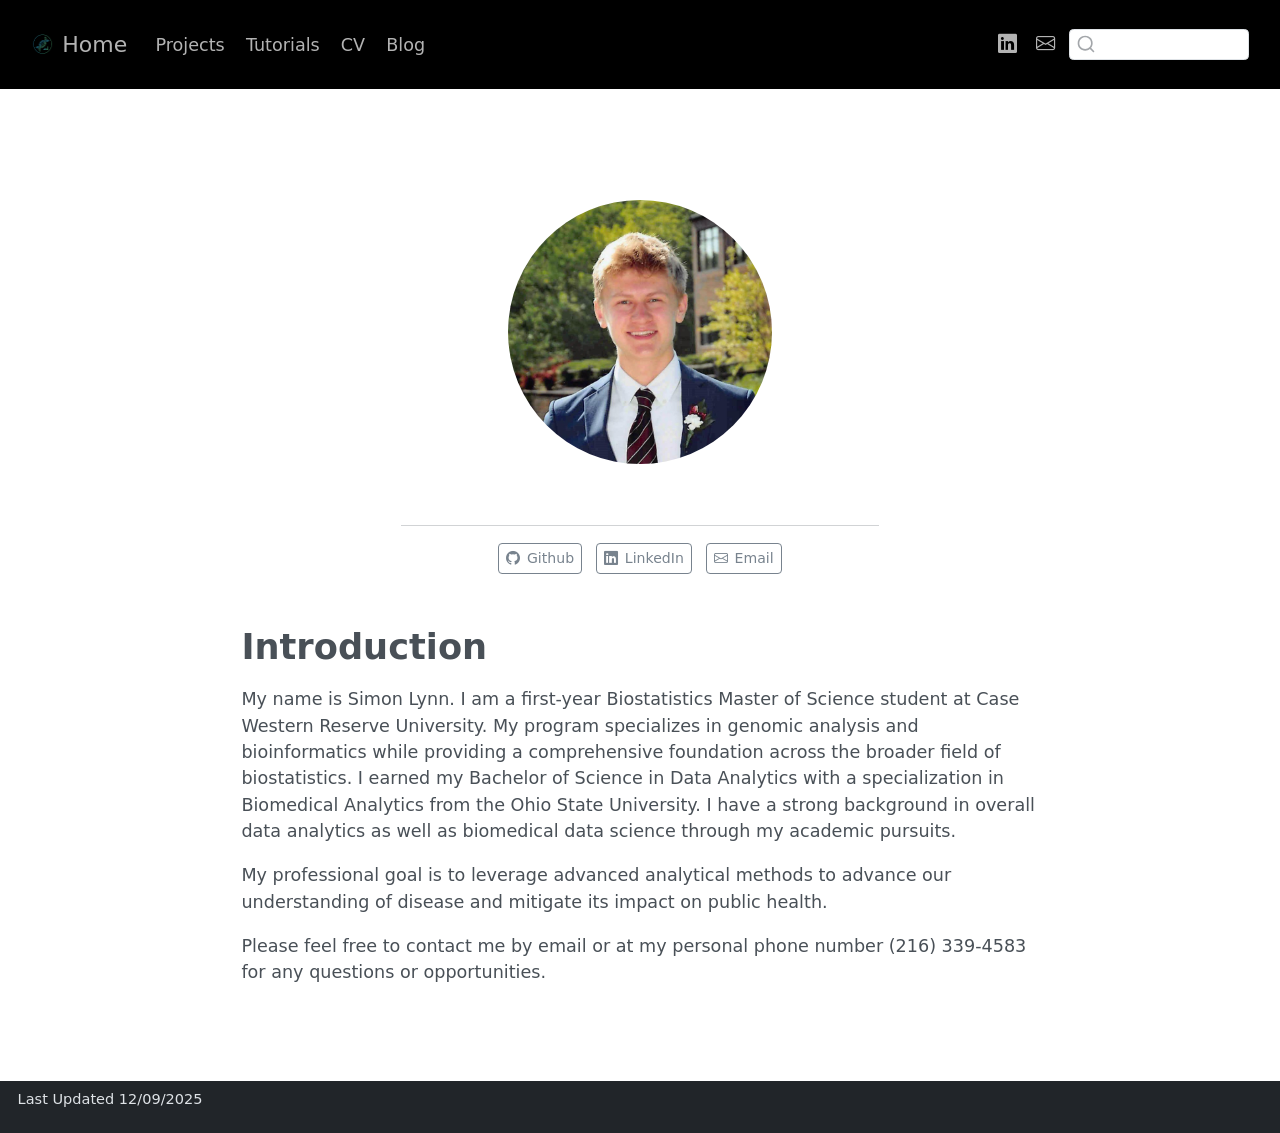
<file: docs/index.html>
<!DOCTYPE html>
<html xmlns="http://www.w3.org/1999/xhtml" lang="en" xml:lang="en"><head>

<meta charset="utf-8">
<meta name="generator" content="quarto-1.8.25">

<meta name="viewport" content="width=device-width, initial-scale=1.0, user-scalable=yes">


<title>Home</title>
<style>
code{white-space: pre-wrap;}
span.smallcaps{font-variant: small-caps;}
div.columns{display: flex; gap: min(4vw, 1.5em);}
div.column{flex: auto; overflow-x: auto;}
div.hanging-indent{margin-left: 1.5em; text-indent: -1.5em;}
ul.task-list{list-style: none;}
ul.task-list li input[type="checkbox"] {
  width: 0.8em;
  margin: 0 0.8em 0.2em -1em; /* quarto-specific, see https://github.com/quarto-dev/quarto-cli/issues/4556 */ 
  vertical-align: middle;
}
</style>


<script src="site_libs/quarto-nav/quarto-nav.js"></script>
<script src="site_libs/clipboard/clipboard.min.js"></script>
<script src="site_libs/quarto-search/autocomplete.umd.js"></script>
<script src="site_libs/quarto-search/fuse.min.js"></script>
<script src="site_libs/quarto-search/quarto-search.js"></script>
<meta name="quarto:offset" content="./">
<link href="./img/favicon.png" rel="icon" type="image/png">
<script src="site_libs/quarto-html/quarto.js" type="module"></script>
<script src="site_libs/quarto-html/tabsets/tabsets.js" type="module"></script>
<script src="site_libs/quarto-html/axe/axe-check.js" type="module"></script>
<script src="site_libs/quarto-html/popper.min.js"></script>
<script src="site_libs/quarto-html/tippy.umd.min.js"></script>
<link href="site_libs/quarto-html/tippy.css" rel="stylesheet">
<link href="site_libs/quarto-html/quarto-syntax-highlighting-7b89279ff1a6dce999919e0e67d4d9ec.css" rel="stylesheet" id="quarto-text-highlighting-styles">
<script src="site_libs/bootstrap/bootstrap.min.js"></script>
<link href="site_libs/bootstrap/bootstrap-icons.css" rel="stylesheet">
<link href="site_libs/bootstrap/bootstrap-d14b13ccba3d179624d4d8e9445155d5.min.css" rel="stylesheet" append-hash="true" id="quarto-bootstrap" data-mode="light">
<script id="quarto-search-options" type="application/json">{
  "location": "navbar",
  "copy-button": false,
  "collapse-after": 3,
  "panel-placement": "end",
  "type": "textbox",
  "limit": 50,
  "keyboard-shortcut": [
    "f",
    "/",
    "s"
  ],
  "language": {
    "search-no-results-text": "No results",
    "search-matching-documents-text": "matching documents",
    "search-copy-link-title": "Copy link to search",
    "search-hide-matches-text": "Hide additional matches",
    "search-more-match-text": "more match in this document",
    "search-more-matches-text": "more matches in this document",
    "search-clear-button-title": "Clear",
    "search-text-placeholder": "",
    "search-detached-cancel-button-title": "Cancel",
    "search-submit-button-title": "Submit",
    "search-label": "Search"
  }
}</script>


</head>

<body class="nav-fixed fullcontent quarto-light">

<div id="quarto-search-results"></div>
  <header id="quarto-header" class="headroom fixed-top">
    <nav class="navbar navbar-expand-lg " data-bs-theme="dark">
      <div class="navbar-container container-fluid">
      <div class="navbar-brand-container mx-auto">
    <a href="./index.html" class="navbar-brand navbar-brand-logo">
    <img src="./img/logo.png" alt="" class="navbar-logo light-content">
    <img src="./img/logo.png" alt="" class="navbar-logo dark-content">
    </a>
    <a class="navbar-brand" href="./index.html">
    <span class="navbar-title">Home</span>
    </a>
  </div>
            <div id="quarto-search" class="" title="Search"></div>
          <button class="navbar-toggler" type="button" data-bs-toggle="collapse" data-bs-target="#navbarCollapse" aria-controls="navbarCollapse" role="menu" aria-expanded="false" aria-label="Toggle navigation" onclick="if (window.quartoToggleHeadroom) { window.quartoToggleHeadroom(); }">
  <span class="navbar-toggler-icon"></span>
</button>
          <div class="collapse navbar-collapse" id="navbarCollapse">
            <ul class="navbar-nav navbar-nav-scroll me-auto">
  <li class="nav-item">
    <a class="nav-link" href="./projects/index.html"> 
<span class="menu-text">Projects</span></a>
  </li>  
  <li class="nav-item">
    <a class="nav-link" href="./tutorials/index.html"> 
<span class="menu-text">Tutorials</span></a>
  </li>  
  <li class="nav-item">
    <a class="nav-link" href="./cv/index.html"> 
<span class="menu-text">CV</span></a>
  </li>  
  <li class="nav-item">
    <a class="nav-link" href="./blog/index.html"> 
<span class="menu-text">Blog</span></a>
  </li>  
</ul>
            <ul class="navbar-nav navbar-nav-scroll ms-auto">
  <li class="nav-item compact">
    <a class="nav-link" href="https://www.linkedin.com/in/simontlynn/"> <i class="bi bi-linkedin" role="img">
</i> 
<span class="menu-text"></span></a>
  </li>  
  <li class="nav-item compact">
    <a class="nav-link" href="./simonlynn6@gmail.com"> <i class="bi bi-envelope" role="img" aria-label="email">
</i> 
<span class="menu-text"></span></a>
  </li>  
</ul>
          </div> <!-- /navcollapse -->
            <div class="quarto-navbar-tools">
</div>
      </div> <!-- /container-fluid -->
    </nav>
</header>
<!-- content -->
<div id="quarto-content" class="quarto-container page-columns page-rows-contents page-layout-article page-navbar">
<!-- sidebar -->
<!-- margin-sidebar -->
    
<!-- main -->
<main class="content" id="quarto-document-content">




<div class="quarto-about-jolla">
  <img src="img/headshot.jpg" class="about-image
  round " style="height: 15em; width: 15em;">
 <header id="title-block-header" class="quarto-title-block"></header><div id="about-block">
</div> 
  <hr class="about-sep">
   <div class="about-links">
  <a href="https://github.com/simonlynn6" class="about-link" rel="" target="">
    <i class="bi bi-github"></i>
     <span class="about-link-text">Github</span>
  </a>
  <a href="https://www.linkedin.com/in/simontlynn/" class="about-link" rel="" target="">
    <i class="bi bi-linkedin"></i>
     <span class="about-link-text">LinkedIn</span>
  </a>
  <a href="/simonlynn6@gmail.com" class="about-link" rel="" target="">
    <i class="bi bi-envelope"></i>
     <span class="about-link-text">Email</span>
  </a>
</div>
</div>

<section id="introduction" class="level1">
<h1>Introduction</h1>
<p>My name is Simon Lynn. I am a first-year Biostatistics Master of Science student at Case Western Reserve University. My program specializes in genomic analysis and bioinformatics while providing a comprehensive foundation across the broader field of biostatistics. I earned my Bachelor of Science in Data Analytics with a specialization in Biomedical Analytics from the Ohio State University. I have a strong background in overall data analytics as well as biomedical data science through my academic pursuits.</p>
<p>My professional goal is to leverage advanced analytical methods to advance our understanding of disease and mitigate its impact on public health.</p>
<p>Please feel free to contact me by email or at my personal phone number (216) 339-4583 for any questions or opportunities.</p>



</section>

</main> <!-- /main -->
<script id="quarto-html-after-body" type="application/javascript">
  window.document.addEventListener("DOMContentLoaded", function (event) {
    const isCodeAnnotation = (el) => {
      for (const clz of el.classList) {
        if (clz.startsWith('code-annotation-')) {                     
          return true;
        }
      }
      return false;
    }
    const onCopySuccess = function(e) {
      // button target
      const button = e.trigger;
      // don't keep focus
      button.blur();
      // flash "checked"
      button.classList.add('code-copy-button-checked');
      var currentTitle = button.getAttribute("title");
      button.setAttribute("title", "Copied!");
      let tooltip;
      if (window.bootstrap) {
        button.setAttribute("data-bs-toggle", "tooltip");
        button.setAttribute("data-bs-placement", "left");
        button.setAttribute("data-bs-title", "Copied!");
        tooltip = new bootstrap.Tooltip(button, 
          { trigger: "manual", 
            customClass: "code-copy-button-tooltip",
            offset: [0, -8]});
        tooltip.show();    
      }
      setTimeout(function() {
        if (tooltip) {
          tooltip.hide();
          button.removeAttribute("data-bs-title");
          button.removeAttribute("data-bs-toggle");
          button.removeAttribute("data-bs-placement");
        }
        button.setAttribute("title", currentTitle);
        button.classList.remove('code-copy-button-checked');
      }, 1000);
      // clear code selection
      e.clearSelection();
    }
    const getTextToCopy = function(trigger) {
      const outerScaffold = trigger.parentElement.cloneNode(true);
      const codeEl = outerScaffold.querySelector('code');
      for (const childEl of codeEl.children) {
        if (isCodeAnnotation(childEl)) {
          childEl.remove();
        }
      }
      return codeEl.innerText;
    }
    const clipboard = new window.ClipboardJS('.code-copy-button:not([data-in-quarto-modal])', {
      text: getTextToCopy
    });
    clipboard.on('success', onCopySuccess);
    if (window.document.getElementById('quarto-embedded-source-code-modal')) {
      const clipboardModal = new window.ClipboardJS('.code-copy-button[data-in-quarto-modal]', {
        text: getTextToCopy,
        container: window.document.getElementById('quarto-embedded-source-code-modal')
      });
      clipboardModal.on('success', onCopySuccess);
    }
      var localhostRegex = new RegExp(/^(?:http|https):\/\/localhost\:?[0-9]*\//);
      var mailtoRegex = new RegExp(/^mailto:/);
        var filterRegex = new RegExp('/' + window.location.host + '/');
      var isInternal = (href) => {
          return filterRegex.test(href) || localhostRegex.test(href) || mailtoRegex.test(href);
      }
      // Inspect non-navigation links and adorn them if external
     var links = window.document.querySelectorAll('a[href]:not(.nav-link):not(.navbar-brand):not(.toc-action):not(.sidebar-link):not(.sidebar-item-toggle):not(.pagination-link):not(.no-external):not([aria-hidden]):not(.dropdown-item):not(.quarto-navigation-tool):not(.about-link)');
      for (var i=0; i<links.length; i++) {
        const link = links[i];
        if (!isInternal(link.href)) {
          // undo the damage that might have been done by quarto-nav.js in the case of
          // links that we want to consider external
          if (link.dataset.originalHref !== undefined) {
            link.href = link.dataset.originalHref;
          }
        }
      }
    function tippyHover(el, contentFn, onTriggerFn, onUntriggerFn) {
      const config = {
        allowHTML: true,
        maxWidth: 500,
        delay: 100,
        arrow: false,
        appendTo: function(el) {
            return el.parentElement;
        },
        interactive: true,
        interactiveBorder: 10,
        theme: 'quarto',
        placement: 'bottom-start',
      };
      if (contentFn) {
        config.content = contentFn;
      }
      if (onTriggerFn) {
        config.onTrigger = onTriggerFn;
      }
      if (onUntriggerFn) {
        config.onUntrigger = onUntriggerFn;
      }
      window.tippy(el, config); 
    }
    const noterefs = window.document.querySelectorAll('a[role="doc-noteref"]');
    for (var i=0; i<noterefs.length; i++) {
      const ref = noterefs[i];
      tippyHover(ref, function() {
        // use id or data attribute instead here
        let href = ref.getAttribute('data-footnote-href') || ref.getAttribute('href');
        try { href = new URL(href).hash; } catch {}
        const id = href.replace(/^#\/?/, "");
        const note = window.document.getElementById(id);
        if (note) {
          return note.innerHTML;
        } else {
          return "";
        }
      });
    }
    const xrefs = window.document.querySelectorAll('a.quarto-xref');
    const processXRef = (id, note) => {
      // Strip column container classes
      const stripColumnClz = (el) => {
        el.classList.remove("page-full", "page-columns");
        if (el.children) {
          for (const child of el.children) {
            stripColumnClz(child);
          }
        }
      }
      stripColumnClz(note)
      if (id === null || id.startsWith('sec-')) {
        // Special case sections, only their first couple elements
        const container = document.createElement("div");
        if (note.children && note.children.length > 2) {
          container.appendChild(note.children[0].cloneNode(true));
          for (let i = 1; i < note.children.length; i++) {
            const child = note.children[i];
            if (child.tagName === "P" && child.innerText === "") {
              continue;
            } else {
              container.appendChild(child.cloneNode(true));
              break;
            }
          }
          if (window.Quarto?.typesetMath) {
            window.Quarto.typesetMath(container);
          }
          return container.innerHTML
        } else {
          if (window.Quarto?.typesetMath) {
            window.Quarto.typesetMath(note);
          }
          return note.innerHTML;
        }
      } else {
        // Remove any anchor links if they are present
        const anchorLink = note.querySelector('a.anchorjs-link');
        if (anchorLink) {
          anchorLink.remove();
        }
        if (window.Quarto?.typesetMath) {
          window.Quarto.typesetMath(note);
        }
        if (note.classList.contains("callout")) {
          return note.outerHTML;
        } else {
          return note.innerHTML;
        }
      }
    }
    for (var i=0; i<xrefs.length; i++) {
      const xref = xrefs[i];
      tippyHover(xref, undefined, function(instance) {
        instance.disable();
        let url = xref.getAttribute('href');
        let hash = undefined; 
        if (url.startsWith('#')) {
          hash = url;
        } else {
          try { hash = new URL(url).hash; } catch {}
        }
        if (hash) {
          const id = hash.replace(/^#\/?/, "");
          const note = window.document.getElementById(id);
          if (note !== null) {
            try {
              const html = processXRef(id, note.cloneNode(true));
              instance.setContent(html);
            } finally {
              instance.enable();
              instance.show();
            }
          } else {
            // See if we can fetch this
            fetch(url.split('#')[0])
            .then(res => res.text())
            .then(html => {
              const parser = new DOMParser();
              const htmlDoc = parser.parseFromString(html, "text/html");
              const note = htmlDoc.getElementById(id);
              if (note !== null) {
                const html = processXRef(id, note);
                instance.setContent(html);
              } 
            }).finally(() => {
              instance.enable();
              instance.show();
            });
          }
        } else {
          // See if we can fetch a full url (with no hash to target)
          // This is a special case and we should probably do some content thinning / targeting
          fetch(url)
          .then(res => res.text())
          .then(html => {
            const parser = new DOMParser();
            const htmlDoc = parser.parseFromString(html, "text/html");
            const note = htmlDoc.querySelector('main.content');
            if (note !== null) {
              // This should only happen for chapter cross references
              // (since there is no id in the URL)
              // remove the first header
              if (note.children.length > 0 && note.children[0].tagName === "HEADER") {
                note.children[0].remove();
              }
              const html = processXRef(null, note);
              instance.setContent(html);
            } 
          }).finally(() => {
            instance.enable();
            instance.show();
          });
        }
      }, function(instance) {
      });
    }
        let selectedAnnoteEl;
        const selectorForAnnotation = ( cell, annotation) => {
          let cellAttr = 'data-code-cell="' + cell + '"';
          let lineAttr = 'data-code-annotation="' +  annotation + '"';
          const selector = 'span[' + cellAttr + '][' + lineAttr + ']';
          return selector;
        }
        const selectCodeLines = (annoteEl) => {
          const doc = window.document;
          const targetCell = annoteEl.getAttribute("data-target-cell");
          const targetAnnotation = annoteEl.getAttribute("data-target-annotation");
          const annoteSpan = window.document.querySelector(selectorForAnnotation(targetCell, targetAnnotation));
          const lines = annoteSpan.getAttribute("data-code-lines").split(",");
          const lineIds = lines.map((line) => {
            return targetCell + "-" + line;
          })
          let top = null;
          let height = null;
          let parent = null;
          if (lineIds.length > 0) {
              //compute the position of the single el (top and bottom and make a div)
              const el = window.document.getElementById(lineIds[0]);
              top = el.offsetTop;
              height = el.offsetHeight;
              parent = el.parentElement.parentElement;
            if (lineIds.length > 1) {
              const lastEl = window.document.getElementById(lineIds[lineIds.length - 1]);
              const bottom = lastEl.offsetTop + lastEl.offsetHeight;
              height = bottom - top;
            }
            if (top !== null && height !== null && parent !== null) {
              // cook up a div (if necessary) and position it 
              let div = window.document.getElementById("code-annotation-line-highlight");
              if (div === null) {
                div = window.document.createElement("div");
                div.setAttribute("id", "code-annotation-line-highlight");
                div.style.position = 'absolute';
                parent.appendChild(div);
              }
              div.style.top = top - 2 + "px";
              div.style.height = height + 4 + "px";
              div.style.left = 0;
              let gutterDiv = window.document.getElementById("code-annotation-line-highlight-gutter");
              if (gutterDiv === null) {
                gutterDiv = window.document.createElement("div");
                gutterDiv.setAttribute("id", "code-annotation-line-highlight-gutter");
                gutterDiv.style.position = 'absolute';
                const codeCell = window.document.getElementById(targetCell);
                const gutter = codeCell.querySelector('.code-annotation-gutter');
                gutter.appendChild(gutterDiv);
              }
              gutterDiv.style.top = top - 2 + "px";
              gutterDiv.style.height = height + 4 + "px";
            }
            selectedAnnoteEl = annoteEl;
          }
        };
        const unselectCodeLines = () => {
          const elementsIds = ["code-annotation-line-highlight", "code-annotation-line-highlight-gutter"];
          elementsIds.forEach((elId) => {
            const div = window.document.getElementById(elId);
            if (div) {
              div.remove();
            }
          });
          selectedAnnoteEl = undefined;
        };
          // Handle positioning of the toggle
      window.addEventListener(
        "resize",
        throttle(() => {
          elRect = undefined;
          if (selectedAnnoteEl) {
            selectCodeLines(selectedAnnoteEl);
          }
        }, 10)
      );
      function throttle(fn, ms) {
      let throttle = false;
      let timer;
        return (...args) => {
          if(!throttle) { // first call gets through
              fn.apply(this, args);
              throttle = true;
          } else { // all the others get throttled
              if(timer) clearTimeout(timer); // cancel #2
              timer = setTimeout(() => {
                fn.apply(this, args);
                timer = throttle = false;
              }, ms);
          }
        };
      }
        // Attach click handler to the DT
        const annoteDls = window.document.querySelectorAll('dt[data-target-cell]');
        for (const annoteDlNode of annoteDls) {
          annoteDlNode.addEventListener('click', (event) => {
            const clickedEl = event.target;
            if (clickedEl !== selectedAnnoteEl) {
              unselectCodeLines();
              const activeEl = window.document.querySelector('dt[data-target-cell].code-annotation-active');
              if (activeEl) {
                activeEl.classList.remove('code-annotation-active');
              }
              selectCodeLines(clickedEl);
              clickedEl.classList.add('code-annotation-active');
            } else {
              // Unselect the line
              unselectCodeLines();
              clickedEl.classList.remove('code-annotation-active');
            }
          });
        }
    const findCites = (el) => {
      const parentEl = el.parentElement;
      if (parentEl) {
        const cites = parentEl.dataset.cites;
        if (cites) {
          return {
            el,
            cites: cites.split(' ')
          };
        } else {
          return findCites(el.parentElement)
        }
      } else {
        return undefined;
      }
    };
    var bibliorefs = window.document.querySelectorAll('a[role="doc-biblioref"]');
    for (var i=0; i<bibliorefs.length; i++) {
      const ref = bibliorefs[i];
      const citeInfo = findCites(ref);
      if (citeInfo) {
        tippyHover(citeInfo.el, function() {
          var popup = window.document.createElement('div');
          citeInfo.cites.forEach(function(cite) {
            var citeDiv = window.document.createElement('div');
            citeDiv.classList.add('hanging-indent');
            citeDiv.classList.add('csl-entry');
            var biblioDiv = window.document.getElementById('ref-' + cite);
            if (biblioDiv) {
              citeDiv.innerHTML = biblioDiv.innerHTML;
            }
            popup.appendChild(citeDiv);
          });
          return popup.innerHTML;
        });
      }
    }
  });
  </script>
</div> <!-- /content -->
<footer class="footer">
  <div class="nav-footer">
    <div class="nav-footer-left">
<p><span class="faux-block"> Last Updated 12/09/2025</span></p>
</div>   
    <div class="nav-footer-center">
      &nbsp;
    </div>
    <div class="nav-footer-right">
      &nbsp;
    </div>
  </div>
</footer>




</body></html>
</file>
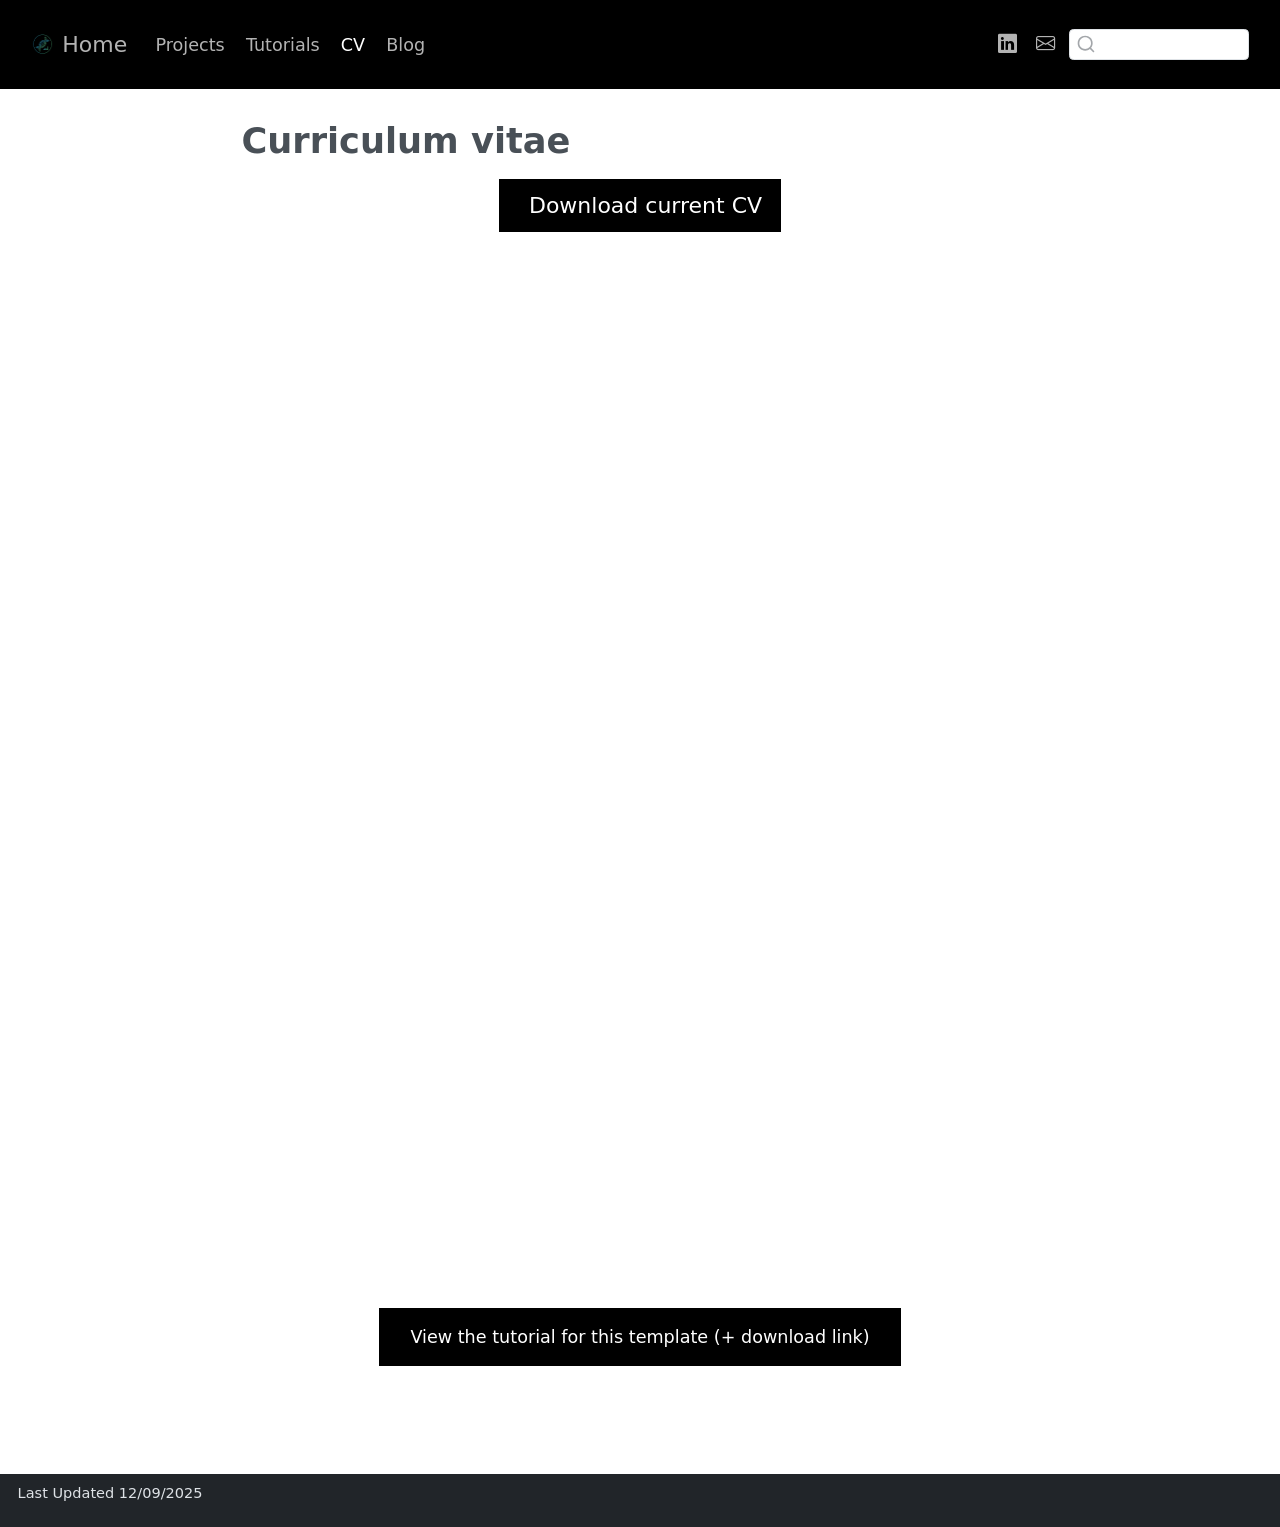
<file: docs/cv/index.html>
<!DOCTYPE html>
<html xmlns="http://www.w3.org/1999/xhtml" lang="en" xml:lang="en"><head>

<meta charset="utf-8">
<meta name="generator" content="quarto-1.8.25">

<meta name="viewport" content="width=device-width, initial-scale=1.0, user-scalable=yes">


<title>Curriculum vitae – Home</title>
<style>
code{white-space: pre-wrap;}
span.smallcaps{font-variant: small-caps;}
div.columns{display: flex; gap: min(4vw, 1.5em);}
div.column{flex: auto; overflow-x: auto;}
div.hanging-indent{margin-left: 1.5em; text-indent: -1.5em;}
ul.task-list{list-style: none;}
ul.task-list li input[type="checkbox"] {
  width: 0.8em;
  margin: 0 0.8em 0.2em -1em; /* quarto-specific, see https://github.com/quarto-dev/quarto-cli/issues/4556 */ 
  vertical-align: middle;
}
</style>


<script src="../site_libs/quarto-nav/quarto-nav.js"></script>
<script src="../site_libs/clipboard/clipboard.min.js"></script>
<script src="../site_libs/quarto-search/autocomplete.umd.js"></script>
<script src="../site_libs/quarto-search/fuse.min.js"></script>
<script src="../site_libs/quarto-search/quarto-search.js"></script>
<meta name="quarto:offset" content="../">
<link href="../img/favicon.png" rel="icon" type="image/png">
<script src="../site_libs/quarto-html/quarto.js" type="module"></script>
<script src="../site_libs/quarto-html/tabsets/tabsets.js" type="module"></script>
<script src="../site_libs/quarto-html/axe/axe-check.js" type="module"></script>
<script src="../site_libs/quarto-html/popper.min.js"></script>
<script src="../site_libs/quarto-html/tippy.umd.min.js"></script>
<script src="../site_libs/quarto-html/anchor.min.js"></script>
<link href="../site_libs/quarto-html/tippy.css" rel="stylesheet">
<link href="../site_libs/quarto-html/quarto-syntax-highlighting-7b89279ff1a6dce999919e0e67d4d9ec.css" rel="stylesheet" id="quarto-text-highlighting-styles">
<script src="../site_libs/bootstrap/bootstrap.min.js"></script>
<link href="../site_libs/bootstrap/bootstrap-icons.css" rel="stylesheet">
<link href="../site_libs/bootstrap/bootstrap-d14b13ccba3d179624d4d8e9445155d5.min.css" rel="stylesheet" append-hash="true" id="quarto-bootstrap" data-mode="light">
<script id="quarto-search-options" type="application/json">{
  "location": "navbar",
  "copy-button": false,
  "collapse-after": 3,
  "panel-placement": "end",
  "type": "textbox",
  "limit": 50,
  "keyboard-shortcut": [
    "f",
    "/",
    "s"
  ],
  "language": {
    "search-no-results-text": "No results",
    "search-matching-documents-text": "matching documents",
    "search-copy-link-title": "Copy link to search",
    "search-hide-matches-text": "Hide additional matches",
    "search-more-match-text": "more match in this document",
    "search-more-matches-text": "more matches in this document",
    "search-clear-button-title": "Clear",
    "search-text-placeholder": "",
    "search-detached-cancel-button-title": "Cancel",
    "search-submit-button-title": "Submit",
    "search-label": "Search"
  }
}</script>


</head>

<body class="nav-fixed fullcontent quarto-light">

<div id="quarto-search-results"></div>
  <header id="quarto-header" class="headroom fixed-top">
    <nav class="navbar navbar-expand-lg " data-bs-theme="dark">
      <div class="navbar-container container-fluid">
      <div class="navbar-brand-container mx-auto">
    <a href="../index.html" class="navbar-brand navbar-brand-logo">
    <img src="../img/logo.png" alt="" class="navbar-logo light-content">
    <img src="../img/logo.png" alt="" class="navbar-logo dark-content">
    </a>
    <a class="navbar-brand" href="../index.html">
    <span class="navbar-title">Home</span>
    </a>
  </div>
            <div id="quarto-search" class="" title="Search"></div>
          <button class="navbar-toggler" type="button" data-bs-toggle="collapse" data-bs-target="#navbarCollapse" aria-controls="navbarCollapse" role="menu" aria-expanded="false" aria-label="Toggle navigation" onclick="if (window.quartoToggleHeadroom) { window.quartoToggleHeadroom(); }">
  <span class="navbar-toggler-icon"></span>
</button>
          <div class="collapse navbar-collapse" id="navbarCollapse">
            <ul class="navbar-nav navbar-nav-scroll me-auto">
  <li class="nav-item">
    <a class="nav-link" href="../projects/index.html"> 
<span class="menu-text">Projects</span></a>
  </li>  
  <li class="nav-item">
    <a class="nav-link" href="../tutorials/index.html"> 
<span class="menu-text">Tutorials</span></a>
  </li>  
  <li class="nav-item">
    <a class="nav-link active" href="../cv/index.html" aria-current="page"> 
<span class="menu-text">CV</span></a>
  </li>  
  <li class="nav-item">
    <a class="nav-link" href="../blog/index.html"> 
<span class="menu-text">Blog</span></a>
  </li>  
</ul>
            <ul class="navbar-nav navbar-nav-scroll ms-auto">
  <li class="nav-item compact">
    <a class="nav-link" href="https://www.linkedin.com/in/simontlynn/"> <i class="bi bi-linkedin" role="img">
</i> 
<span class="menu-text"></span></a>
  </li>  
  <li class="nav-item compact">
    <a class="nav-link" href="../simonlynn6@gmail.com"> <i class="bi bi-envelope" role="img" aria-label="email">
</i> 
<span class="menu-text"></span></a>
  </li>  
</ul>
          </div> <!-- /navcollapse -->
            <div class="quarto-navbar-tools">
</div>
      </div> <!-- /container-fluid -->
    </nav>
</header>
<!-- content -->
<div id="quarto-content" class="quarto-container page-columns page-rows-contents page-layout-article page-navbar">
<!-- sidebar -->
<!-- margin-sidebar -->
    
<!-- main -->
<main class="content" id="quarto-document-content">

<header id="title-block-header" class="quarto-title-block default">
<div class="quarto-title">
<h1 class="title">Curriculum vitae</h1>
</div>



<div class="quarto-title-meta">

    
  
    
  </div>
  


</header>


<div class="cell">
<style type="text/css">
.embed-container {
    position: relative;
    padding-bottom: 129%;
    height: 0;
    overflow: hidden;
    max-width: 100%;
}
.embed-container iframe,
.embed-container object,
.embed-container embed {
    position: absolute;
    top: 0;
    left: 0;
    width: 100%;
    height: 100%;
}
</style>
</div>
<p class="text-center">
  <a class="btn btn-primary btn-lg cv-download" href="cv.pdf" target="_blank">
    <i class="fa-solid fa-file-arrow-down"></i> Download current CV
  </a>
</p>
<div class="embed-container">
  <iframe src="cv.pdf#toolbar=0" style="border: 0.5px;width: 100%;"></iframe>
</div>
<div style="margin: 30px; text-align: center;">
<a class="btn btn-primary" href="https://www.marvinschmitt.com/blog/website-tutorial-quarto/" role="button" target="_blank" style="padding: 15px 30px;">View the tutorial for this template (+ download link)</a>
</div>



</main> <!-- /main -->
<script id="quarto-html-after-body" type="application/javascript">
  window.document.addEventListener("DOMContentLoaded", function (event) {
    const icon = "";
    const anchorJS = new window.AnchorJS();
    anchorJS.options = {
      placement: 'right',
      icon: icon
    };
    anchorJS.add('.anchored');
    const isCodeAnnotation = (el) => {
      for (const clz of el.classList) {
        if (clz.startsWith('code-annotation-')) {                     
          return true;
        }
      }
      return false;
    }
    const onCopySuccess = function(e) {
      // button target
      const button = e.trigger;
      // don't keep focus
      button.blur();
      // flash "checked"
      button.classList.add('code-copy-button-checked');
      var currentTitle = button.getAttribute("title");
      button.setAttribute("title", "Copied!");
      let tooltip;
      if (window.bootstrap) {
        button.setAttribute("data-bs-toggle", "tooltip");
        button.setAttribute("data-bs-placement", "left");
        button.setAttribute("data-bs-title", "Copied!");
        tooltip = new bootstrap.Tooltip(button, 
          { trigger: "manual", 
            customClass: "code-copy-button-tooltip",
            offset: [0, -8]});
        tooltip.show();    
      }
      setTimeout(function() {
        if (tooltip) {
          tooltip.hide();
          button.removeAttribute("data-bs-title");
          button.removeAttribute("data-bs-toggle");
          button.removeAttribute("data-bs-placement");
        }
        button.setAttribute("title", currentTitle);
        button.classList.remove('code-copy-button-checked');
      }, 1000);
      // clear code selection
      e.clearSelection();
    }
    const getTextToCopy = function(trigger) {
      const outerScaffold = trigger.parentElement.cloneNode(true);
      const codeEl = outerScaffold.querySelector('code');
      for (const childEl of codeEl.children) {
        if (isCodeAnnotation(childEl)) {
          childEl.remove();
        }
      }
      return codeEl.innerText;
    }
    const clipboard = new window.ClipboardJS('.code-copy-button:not([data-in-quarto-modal])', {
      text: getTextToCopy
    });
    clipboard.on('success', onCopySuccess);
    if (window.document.getElementById('quarto-embedded-source-code-modal')) {
      const clipboardModal = new window.ClipboardJS('.code-copy-button[data-in-quarto-modal]', {
        text: getTextToCopy,
        container: window.document.getElementById('quarto-embedded-source-code-modal')
      });
      clipboardModal.on('success', onCopySuccess);
    }
      var localhostRegex = new RegExp(/^(?:http|https):\/\/localhost\:?[0-9]*\//);
      var mailtoRegex = new RegExp(/^mailto:/);
        var filterRegex = new RegExp('/' + window.location.host + '/');
      var isInternal = (href) => {
          return filterRegex.test(href) || localhostRegex.test(href) || mailtoRegex.test(href);
      }
      // Inspect non-navigation links and adorn them if external
     var links = window.document.querySelectorAll('a[href]:not(.nav-link):not(.navbar-brand):not(.toc-action):not(.sidebar-link):not(.sidebar-item-toggle):not(.pagination-link):not(.no-external):not([aria-hidden]):not(.dropdown-item):not(.quarto-navigation-tool):not(.about-link)');
      for (var i=0; i<links.length; i++) {
        const link = links[i];
        if (!isInternal(link.href)) {
          // undo the damage that might have been done by quarto-nav.js in the case of
          // links that we want to consider external
          if (link.dataset.originalHref !== undefined) {
            link.href = link.dataset.originalHref;
          }
        }
      }
    function tippyHover(el, contentFn, onTriggerFn, onUntriggerFn) {
      const config = {
        allowHTML: true,
        maxWidth: 500,
        delay: 100,
        arrow: false,
        appendTo: function(el) {
            return el.parentElement;
        },
        interactive: true,
        interactiveBorder: 10,
        theme: 'quarto',
        placement: 'bottom-start',
      };
      if (contentFn) {
        config.content = contentFn;
      }
      if (onTriggerFn) {
        config.onTrigger = onTriggerFn;
      }
      if (onUntriggerFn) {
        config.onUntrigger = onUntriggerFn;
      }
      window.tippy(el, config); 
    }
    const noterefs = window.document.querySelectorAll('a[role="doc-noteref"]');
    for (var i=0; i<noterefs.length; i++) {
      const ref = noterefs[i];
      tippyHover(ref, function() {
        // use id or data attribute instead here
        let href = ref.getAttribute('data-footnote-href') || ref.getAttribute('href');
        try { href = new URL(href).hash; } catch {}
        const id = href.replace(/^#\/?/, "");
        const note = window.document.getElementById(id);
        if (note) {
          return note.innerHTML;
        } else {
          return "";
        }
      });
    }
    const xrefs = window.document.querySelectorAll('a.quarto-xref');
    const processXRef = (id, note) => {
      // Strip column container classes
      const stripColumnClz = (el) => {
        el.classList.remove("page-full", "page-columns");
        if (el.children) {
          for (const child of el.children) {
            stripColumnClz(child);
          }
        }
      }
      stripColumnClz(note)
      if (id === null || id.startsWith('sec-')) {
        // Special case sections, only their first couple elements
        const container = document.createElement("div");
        if (note.children && note.children.length > 2) {
          container.appendChild(note.children[0].cloneNode(true));
          for (let i = 1; i < note.children.length; i++) {
            const child = note.children[i];
            if (child.tagName === "P" && child.innerText === "") {
              continue;
            } else {
              container.appendChild(child.cloneNode(true));
              break;
            }
          }
          if (window.Quarto?.typesetMath) {
            window.Quarto.typesetMath(container);
          }
          return container.innerHTML
        } else {
          if (window.Quarto?.typesetMath) {
            window.Quarto.typesetMath(note);
          }
          return note.innerHTML;
        }
      } else {
        // Remove any anchor links if they are present
        const anchorLink = note.querySelector('a.anchorjs-link');
        if (anchorLink) {
          anchorLink.remove();
        }
        if (window.Quarto?.typesetMath) {
          window.Quarto.typesetMath(note);
        }
        if (note.classList.contains("callout")) {
          return note.outerHTML;
        } else {
          return note.innerHTML;
        }
      }
    }
    for (var i=0; i<xrefs.length; i++) {
      const xref = xrefs[i];
      tippyHover(xref, undefined, function(instance) {
        instance.disable();
        let url = xref.getAttribute('href');
        let hash = undefined; 
        if (url.startsWith('#')) {
          hash = url;
        } else {
          try { hash = new URL(url).hash; } catch {}
        }
        if (hash) {
          const id = hash.replace(/^#\/?/, "");
          const note = window.document.getElementById(id);
          if (note !== null) {
            try {
              const html = processXRef(id, note.cloneNode(true));
              instance.setContent(html);
            } finally {
              instance.enable();
              instance.show();
            }
          } else {
            // See if we can fetch this
            fetch(url.split('#')[0])
            .then(res => res.text())
            .then(html => {
              const parser = new DOMParser();
              const htmlDoc = parser.parseFromString(html, "text/html");
              const note = htmlDoc.getElementById(id);
              if (note !== null) {
                const html = processXRef(id, note);
                instance.setContent(html);
              } 
            }).finally(() => {
              instance.enable();
              instance.show();
            });
          }
        } else {
          // See if we can fetch a full url (with no hash to target)
          // This is a special case and we should probably do some content thinning / targeting
          fetch(url)
          .then(res => res.text())
          .then(html => {
            const parser = new DOMParser();
            const htmlDoc = parser.parseFromString(html, "text/html");
            const note = htmlDoc.querySelector('main.content');
            if (note !== null) {
              // This should only happen for chapter cross references
              // (since there is no id in the URL)
              // remove the first header
              if (note.children.length > 0 && note.children[0].tagName === "HEADER") {
                note.children[0].remove();
              }
              const html = processXRef(null, note);
              instance.setContent(html);
            } 
          }).finally(() => {
            instance.enable();
            instance.show();
          });
        }
      }, function(instance) {
      });
    }
        let selectedAnnoteEl;
        const selectorForAnnotation = ( cell, annotation) => {
          let cellAttr = 'data-code-cell="' + cell + '"';
          let lineAttr = 'data-code-annotation="' +  annotation + '"';
          const selector = 'span[' + cellAttr + '][' + lineAttr + ']';
          return selector;
        }
        const selectCodeLines = (annoteEl) => {
          const doc = window.document;
          const targetCell = annoteEl.getAttribute("data-target-cell");
          const targetAnnotation = annoteEl.getAttribute("data-target-annotation");
          const annoteSpan = window.document.querySelector(selectorForAnnotation(targetCell, targetAnnotation));
          const lines = annoteSpan.getAttribute("data-code-lines").split(",");
          const lineIds = lines.map((line) => {
            return targetCell + "-" + line;
          })
          let top = null;
          let height = null;
          let parent = null;
          if (lineIds.length > 0) {
              //compute the position of the single el (top and bottom and make a div)
              const el = window.document.getElementById(lineIds[0]);
              top = el.offsetTop;
              height = el.offsetHeight;
              parent = el.parentElement.parentElement;
            if (lineIds.length > 1) {
              const lastEl = window.document.getElementById(lineIds[lineIds.length - 1]);
              const bottom = lastEl.offsetTop + lastEl.offsetHeight;
              height = bottom - top;
            }
            if (top !== null && height !== null && parent !== null) {
              // cook up a div (if necessary) and position it 
              let div = window.document.getElementById("code-annotation-line-highlight");
              if (div === null) {
                div = window.document.createElement("div");
                div.setAttribute("id", "code-annotation-line-highlight");
                div.style.position = 'absolute';
                parent.appendChild(div);
              }
              div.style.top = top - 2 + "px";
              div.style.height = height + 4 + "px";
              div.style.left = 0;
              let gutterDiv = window.document.getElementById("code-annotation-line-highlight-gutter");
              if (gutterDiv === null) {
                gutterDiv = window.document.createElement("div");
                gutterDiv.setAttribute("id", "code-annotation-line-highlight-gutter");
                gutterDiv.style.position = 'absolute';
                const codeCell = window.document.getElementById(targetCell);
                const gutter = codeCell.querySelector('.code-annotation-gutter');
                gutter.appendChild(gutterDiv);
              }
              gutterDiv.style.top = top - 2 + "px";
              gutterDiv.style.height = height + 4 + "px";
            }
            selectedAnnoteEl = annoteEl;
          }
        };
        const unselectCodeLines = () => {
          const elementsIds = ["code-annotation-line-highlight", "code-annotation-line-highlight-gutter"];
          elementsIds.forEach((elId) => {
            const div = window.document.getElementById(elId);
            if (div) {
              div.remove();
            }
          });
          selectedAnnoteEl = undefined;
        };
          // Handle positioning of the toggle
      window.addEventListener(
        "resize",
        throttle(() => {
          elRect = undefined;
          if (selectedAnnoteEl) {
            selectCodeLines(selectedAnnoteEl);
          }
        }, 10)
      );
      function throttle(fn, ms) {
      let throttle = false;
      let timer;
        return (...args) => {
          if(!throttle) { // first call gets through
              fn.apply(this, args);
              throttle = true;
          } else { // all the others get throttled
              if(timer) clearTimeout(timer); // cancel #2
              timer = setTimeout(() => {
                fn.apply(this, args);
                timer = throttle = false;
              }, ms);
          }
        };
      }
        // Attach click handler to the DT
        const annoteDls = window.document.querySelectorAll('dt[data-target-cell]');
        for (const annoteDlNode of annoteDls) {
          annoteDlNode.addEventListener('click', (event) => {
            const clickedEl = event.target;
            if (clickedEl !== selectedAnnoteEl) {
              unselectCodeLines();
              const activeEl = window.document.querySelector('dt[data-target-cell].code-annotation-active');
              if (activeEl) {
                activeEl.classList.remove('code-annotation-active');
              }
              selectCodeLines(clickedEl);
              clickedEl.classList.add('code-annotation-active');
            } else {
              // Unselect the line
              unselectCodeLines();
              clickedEl.classList.remove('code-annotation-active');
            }
          });
        }
    const findCites = (el) => {
      const parentEl = el.parentElement;
      if (parentEl) {
        const cites = parentEl.dataset.cites;
        if (cites) {
          return {
            el,
            cites: cites.split(' ')
          };
        } else {
          return findCites(el.parentElement)
        }
      } else {
        return undefined;
      }
    };
    var bibliorefs = window.document.querySelectorAll('a[role="doc-biblioref"]');
    for (var i=0; i<bibliorefs.length; i++) {
      const ref = bibliorefs[i];
      const citeInfo = findCites(ref);
      if (citeInfo) {
        tippyHover(citeInfo.el, function() {
          var popup = window.document.createElement('div');
          citeInfo.cites.forEach(function(cite) {
            var citeDiv = window.document.createElement('div');
            citeDiv.classList.add('hanging-indent');
            citeDiv.classList.add('csl-entry');
            var biblioDiv = window.document.getElementById('ref-' + cite);
            if (biblioDiv) {
              citeDiv.innerHTML = biblioDiv.innerHTML;
            }
            popup.appendChild(citeDiv);
          });
          return popup.innerHTML;
        });
      }
    }
  });
  </script>
</div> <!-- /content -->
<footer class="footer">
  <div class="nav-footer">
    <div class="nav-footer-left">
<p><span class="faux-block"> Last Updated 12/09/2025</span></p>
</div>   
    <div class="nav-footer-center">
      &nbsp;
    </div>
    <div class="nav-footer-right">
      &nbsp;
    </div>
  </div>
</footer>




</body></html>
</file>
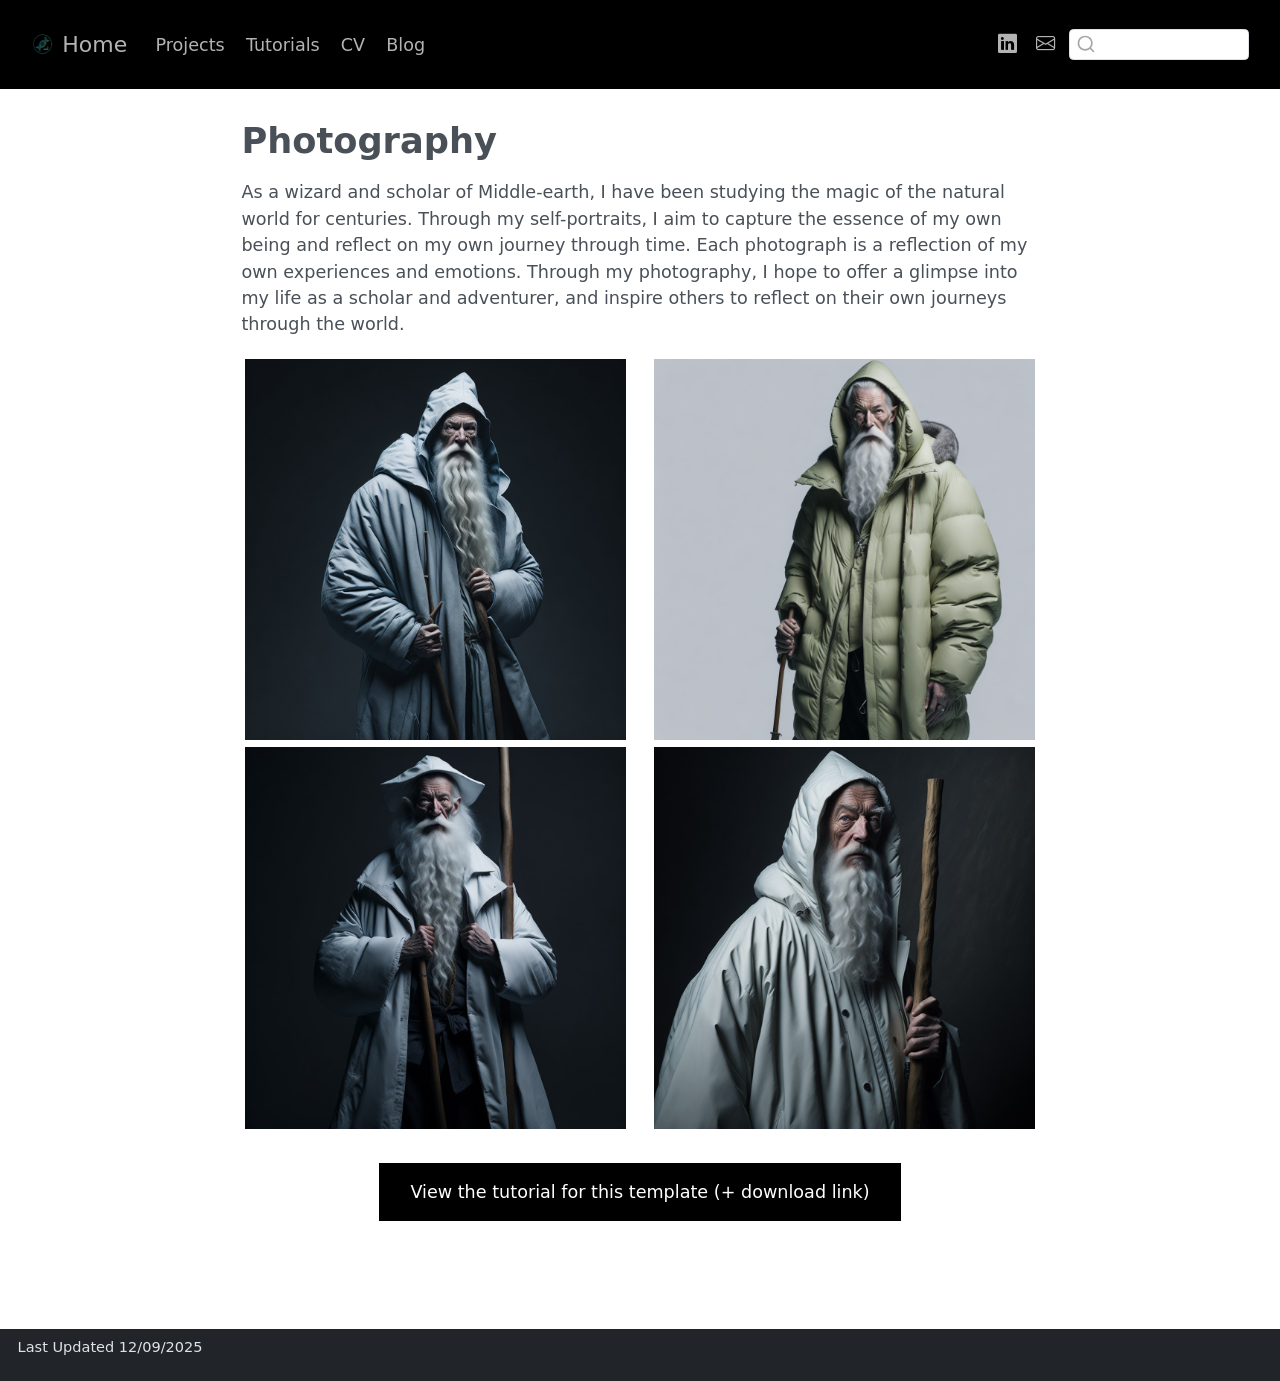
<file: docs/photography/index.html>
<!DOCTYPE html>
<html xmlns="http://www.w3.org/1999/xhtml" lang="en" xml:lang="en"><head>

<meta charset="utf-8">
<meta name="generator" content="quarto-1.8.25">

<meta name="viewport" content="width=device-width, initial-scale=1.0, user-scalable=yes">


<title>Photography – Home</title>
<style>
code{white-space: pre-wrap;}
span.smallcaps{font-variant: small-caps;}
div.columns{display: flex; gap: min(4vw, 1.5em);}
div.column{flex: auto; overflow-x: auto;}
div.hanging-indent{margin-left: 1.5em; text-indent: -1.5em;}
ul.task-list{list-style: none;}
ul.task-list li input[type="checkbox"] {
  width: 0.8em;
  margin: 0 0.8em 0.2em -1em; /* quarto-specific, see https://github.com/quarto-dev/quarto-cli/issues/4556 */ 
  vertical-align: middle;
}
</style>


<script src="../site_libs/quarto-nav/quarto-nav.js"></script>
<script src="../site_libs/clipboard/clipboard.min.js"></script>
<script src="../site_libs/quarto-search/autocomplete.umd.js"></script>
<script src="../site_libs/quarto-search/fuse.min.js"></script>
<script src="../site_libs/quarto-search/quarto-search.js"></script>
<meta name="quarto:offset" content="../">
<link href="../img/favicon.png" rel="icon" type="image/png">
<script src="../site_libs/quarto-html/quarto.js" type="module"></script>
<script src="../site_libs/quarto-html/tabsets/tabsets.js" type="module"></script>
<script src="../site_libs/quarto-html/axe/axe-check.js" type="module"></script>
<script src="../site_libs/quarto-html/popper.min.js"></script>
<script src="../site_libs/quarto-html/tippy.umd.min.js"></script>
<script src="../site_libs/quarto-html/anchor.min.js"></script>
<link href="../site_libs/quarto-html/tippy.css" rel="stylesheet">
<link href="../site_libs/quarto-html/quarto-syntax-highlighting-7b89279ff1a6dce999919e0e67d4d9ec.css" rel="stylesheet" id="quarto-text-highlighting-styles">
<script src="../site_libs/bootstrap/bootstrap.min.js"></script>
<link href="../site_libs/bootstrap/bootstrap-icons.css" rel="stylesheet">
<link href="../site_libs/bootstrap/bootstrap-d14b13ccba3d179624d4d8e9445155d5.min.css" rel="stylesheet" append-hash="true" id="quarto-bootstrap" data-mode="light">
<script id="quarto-search-options" type="application/json">{
  "location": "navbar",
  "copy-button": false,
  "collapse-after": 3,
  "panel-placement": "end",
  "type": "textbox",
  "limit": 50,
  "keyboard-shortcut": [
    "f",
    "/",
    "s"
  ],
  "language": {
    "search-no-results-text": "No results",
    "search-matching-documents-text": "matching documents",
    "search-copy-link-title": "Copy link to search",
    "search-hide-matches-text": "Hide additional matches",
    "search-more-match-text": "more match in this document",
    "search-more-matches-text": "more matches in this document",
    "search-clear-button-title": "Clear",
    "search-text-placeholder": "",
    "search-detached-cancel-button-title": "Cancel",
    "search-submit-button-title": "Submit",
    "search-label": "Search"
  }
}</script>


</head>

<body class="nav-fixed fullcontent quarto-light">

<div id="quarto-search-results"></div>
  <header id="quarto-header" class="headroom fixed-top">
    <nav class="navbar navbar-expand-lg " data-bs-theme="dark">
      <div class="navbar-container container-fluid">
      <div class="navbar-brand-container mx-auto">
    <a href="../index.html" class="navbar-brand navbar-brand-logo">
    <img src="../img/logo.png" alt="" class="navbar-logo light-content">
    <img src="../img/logo.png" alt="" class="navbar-logo dark-content">
    </a>
    <a class="navbar-brand" href="../index.html">
    <span class="navbar-title">Home</span>
    </a>
  </div>
            <div id="quarto-search" class="" title="Search"></div>
          <button class="navbar-toggler" type="button" data-bs-toggle="collapse" data-bs-target="#navbarCollapse" aria-controls="navbarCollapse" role="menu" aria-expanded="false" aria-label="Toggle navigation" onclick="if (window.quartoToggleHeadroom) { window.quartoToggleHeadroom(); }">
  <span class="navbar-toggler-icon"></span>
</button>
          <div class="collapse navbar-collapse" id="navbarCollapse">
            <ul class="navbar-nav navbar-nav-scroll me-auto">
  <li class="nav-item">
    <a class="nav-link" href="../projects/index.html"> 
<span class="menu-text">Projects</span></a>
  </li>  
  <li class="nav-item">
    <a class="nav-link" href="../tutorials/index.html"> 
<span class="menu-text">Tutorials</span></a>
  </li>  
  <li class="nav-item">
    <a class="nav-link" href="../cv/index.html"> 
<span class="menu-text">CV</span></a>
  </li>  
  <li class="nav-item">
    <a class="nav-link" href="../blog/index.html"> 
<span class="menu-text">Blog</span></a>
  </li>  
</ul>
            <ul class="navbar-nav navbar-nav-scroll ms-auto">
  <li class="nav-item compact">
    <a class="nav-link" href="https://www.linkedin.com/in/simontlynn/"> <i class="bi bi-linkedin" role="img">
</i> 
<span class="menu-text"></span></a>
  </li>  
  <li class="nav-item compact">
    <a class="nav-link" href="../simonlynn6@gmail.com"> <i class="bi bi-envelope" role="img" aria-label="email">
</i> 
<span class="menu-text"></span></a>
  </li>  
</ul>
          </div> <!-- /navcollapse -->
            <div class="quarto-navbar-tools">
</div>
      </div> <!-- /container-fluid -->
    </nav>
</header>
<!-- content -->
<div id="quarto-content" class="quarto-container page-columns page-rows-contents page-layout-article page-navbar">
<!-- sidebar -->
<!-- margin-sidebar -->
    
<!-- main -->
<main class="content" id="quarto-document-content">

<header id="title-block-header" class="quarto-title-block default">
<div class="quarto-title">
<h1 class="title">Photography</h1>
</div>



<div class="quarto-title-meta">

    
  
    
  </div>
  


</header>


<p>As a wizard and scholar of Middle-earth, I have been studying the magic of the natural world for centuries. Through my self-portraits, I aim to capture the essence of my own being and reflect on my own journey through time. Each photograph is a reflection of my own experiences and emotions. Through my photography, I hope to offer a glimpse into my life as a scholar and adventurer, and inspire others to reflect on their own journeys through the world.</p>
<div class="quarto-layout-panel" data-layout-ncol="2">
<div class="quarto-layout-row">
<div class="quarto-layout-cell" style="flex-basis: 50.0%;justify-content: center;">
<p><img src="gandalf_image_1.jpg" class="img-fluid"></p>
</div>
<div class="quarto-layout-cell" style="flex-basis: 50.0%;justify-content: center;">
<p><img src="gandalf_image_2.jpg" class="img-fluid"></p>
</div>
</div>
<div class="quarto-layout-row">
<div class="quarto-layout-cell" style="flex-basis: 50.0%;justify-content: center;">
<p><img src="gandalf_image_3.jpg" class="img-fluid"></p>
</div>
<div class="quarto-layout-cell" style="flex-basis: 50.0%;justify-content: center;">
<p><img src="gandalf_image_4.jpg" class="img-fluid"></p>
</div>
</div>
</div>
<div style="margin: 30px; text-align: center;">
<a class="btn btn-primary" href="https://www.marvinschmitt.com/blog/website-tutorial-quarto/" role="button" target="_blank" style="padding: 15px 30px;">View the tutorial for this template (+ download link)</a>
</div>



</main> <!-- /main -->
<script id="quarto-html-after-body" type="application/javascript">
  window.document.addEventListener("DOMContentLoaded", function (event) {
    const icon = "";
    const anchorJS = new window.AnchorJS();
    anchorJS.options = {
      placement: 'right',
      icon: icon
    };
    anchorJS.add('.anchored');
    const isCodeAnnotation = (el) => {
      for (const clz of el.classList) {
        if (clz.startsWith('code-annotation-')) {                     
          return true;
        }
      }
      return false;
    }
    const onCopySuccess = function(e) {
      // button target
      const button = e.trigger;
      // don't keep focus
      button.blur();
      // flash "checked"
      button.classList.add('code-copy-button-checked');
      var currentTitle = button.getAttribute("title");
      button.setAttribute("title", "Copied!");
      let tooltip;
      if (window.bootstrap) {
        button.setAttribute("data-bs-toggle", "tooltip");
        button.setAttribute("data-bs-placement", "left");
        button.setAttribute("data-bs-title", "Copied!");
        tooltip = new bootstrap.Tooltip(button, 
          { trigger: "manual", 
            customClass: "code-copy-button-tooltip",
            offset: [0, -8]});
        tooltip.show();    
      }
      setTimeout(function() {
        if (tooltip) {
          tooltip.hide();
          button.removeAttribute("data-bs-title");
          button.removeAttribute("data-bs-toggle");
          button.removeAttribute("data-bs-placement");
        }
        button.setAttribute("title", currentTitle);
        button.classList.remove('code-copy-button-checked');
      }, 1000);
      // clear code selection
      e.clearSelection();
    }
    const getTextToCopy = function(trigger) {
      const outerScaffold = trigger.parentElement.cloneNode(true);
      const codeEl = outerScaffold.querySelector('code');
      for (const childEl of codeEl.children) {
        if (isCodeAnnotation(childEl)) {
          childEl.remove();
        }
      }
      return codeEl.innerText;
    }
    const clipboard = new window.ClipboardJS('.code-copy-button:not([data-in-quarto-modal])', {
      text: getTextToCopy
    });
    clipboard.on('success', onCopySuccess);
    if (window.document.getElementById('quarto-embedded-source-code-modal')) {
      const clipboardModal = new window.ClipboardJS('.code-copy-button[data-in-quarto-modal]', {
        text: getTextToCopy,
        container: window.document.getElementById('quarto-embedded-source-code-modal')
      });
      clipboardModal.on('success', onCopySuccess);
    }
      var localhostRegex = new RegExp(/^(?:http|https):\/\/localhost\:?[0-9]*\//);
      var mailtoRegex = new RegExp(/^mailto:/);
        var filterRegex = new RegExp('/' + window.location.host + '/');
      var isInternal = (href) => {
          return filterRegex.test(href) || localhostRegex.test(href) || mailtoRegex.test(href);
      }
      // Inspect non-navigation links and adorn them if external
     var links = window.document.querySelectorAll('a[href]:not(.nav-link):not(.navbar-brand):not(.toc-action):not(.sidebar-link):not(.sidebar-item-toggle):not(.pagination-link):not(.no-external):not([aria-hidden]):not(.dropdown-item):not(.quarto-navigation-tool):not(.about-link)');
      for (var i=0; i<links.length; i++) {
        const link = links[i];
        if (!isInternal(link.href)) {
          // undo the damage that might have been done by quarto-nav.js in the case of
          // links that we want to consider external
          if (link.dataset.originalHref !== undefined) {
            link.href = link.dataset.originalHref;
          }
        }
      }
    function tippyHover(el, contentFn, onTriggerFn, onUntriggerFn) {
      const config = {
        allowHTML: true,
        maxWidth: 500,
        delay: 100,
        arrow: false,
        appendTo: function(el) {
            return el.parentElement;
        },
        interactive: true,
        interactiveBorder: 10,
        theme: 'quarto',
        placement: 'bottom-start',
      };
      if (contentFn) {
        config.content = contentFn;
      }
      if (onTriggerFn) {
        config.onTrigger = onTriggerFn;
      }
      if (onUntriggerFn) {
        config.onUntrigger = onUntriggerFn;
      }
      window.tippy(el, config); 
    }
    const noterefs = window.document.querySelectorAll('a[role="doc-noteref"]');
    for (var i=0; i<noterefs.length; i++) {
      const ref = noterefs[i];
      tippyHover(ref, function() {
        // use id or data attribute instead here
        let href = ref.getAttribute('data-footnote-href') || ref.getAttribute('href');
        try { href = new URL(href).hash; } catch {}
        const id = href.replace(/^#\/?/, "");
        const note = window.document.getElementById(id);
        if (note) {
          return note.innerHTML;
        } else {
          return "";
        }
      });
    }
    const xrefs = window.document.querySelectorAll('a.quarto-xref');
    const processXRef = (id, note) => {
      // Strip column container classes
      const stripColumnClz = (el) => {
        el.classList.remove("page-full", "page-columns");
        if (el.children) {
          for (const child of el.children) {
            stripColumnClz(child);
          }
        }
      }
      stripColumnClz(note)
      if (id === null || id.startsWith('sec-')) {
        // Special case sections, only their first couple elements
        const container = document.createElement("div");
        if (note.children && note.children.length > 2) {
          container.appendChild(note.children[0].cloneNode(true));
          for (let i = 1; i < note.children.length; i++) {
            const child = note.children[i];
            if (child.tagName === "P" && child.innerText === "") {
              continue;
            } else {
              container.appendChild(child.cloneNode(true));
              break;
            }
          }
          if (window.Quarto?.typesetMath) {
            window.Quarto.typesetMath(container);
          }
          return container.innerHTML
        } else {
          if (window.Quarto?.typesetMath) {
            window.Quarto.typesetMath(note);
          }
          return note.innerHTML;
        }
      } else {
        // Remove any anchor links if they are present
        const anchorLink = note.querySelector('a.anchorjs-link');
        if (anchorLink) {
          anchorLink.remove();
        }
        if (window.Quarto?.typesetMath) {
          window.Quarto.typesetMath(note);
        }
        if (note.classList.contains("callout")) {
          return note.outerHTML;
        } else {
          return note.innerHTML;
        }
      }
    }
    for (var i=0; i<xrefs.length; i++) {
      const xref = xrefs[i];
      tippyHover(xref, undefined, function(instance) {
        instance.disable();
        let url = xref.getAttribute('href');
        let hash = undefined; 
        if (url.startsWith('#')) {
          hash = url;
        } else {
          try { hash = new URL(url).hash; } catch {}
        }
        if (hash) {
          const id = hash.replace(/^#\/?/, "");
          const note = window.document.getElementById(id);
          if (note !== null) {
            try {
              const html = processXRef(id, note.cloneNode(true));
              instance.setContent(html);
            } finally {
              instance.enable();
              instance.show();
            }
          } else {
            // See if we can fetch this
            fetch(url.split('#')[0])
            .then(res => res.text())
            .then(html => {
              const parser = new DOMParser();
              const htmlDoc = parser.parseFromString(html, "text/html");
              const note = htmlDoc.getElementById(id);
              if (note !== null) {
                const html = processXRef(id, note);
                instance.setContent(html);
              } 
            }).finally(() => {
              instance.enable();
              instance.show();
            });
          }
        } else {
          // See if we can fetch a full url (with no hash to target)
          // This is a special case and we should probably do some content thinning / targeting
          fetch(url)
          .then(res => res.text())
          .then(html => {
            const parser = new DOMParser();
            const htmlDoc = parser.parseFromString(html, "text/html");
            const note = htmlDoc.querySelector('main.content');
            if (note !== null) {
              // This should only happen for chapter cross references
              // (since there is no id in the URL)
              // remove the first header
              if (note.children.length > 0 && note.children[0].tagName === "HEADER") {
                note.children[0].remove();
              }
              const html = processXRef(null, note);
              instance.setContent(html);
            } 
          }).finally(() => {
            instance.enable();
            instance.show();
          });
        }
      }, function(instance) {
      });
    }
        let selectedAnnoteEl;
        const selectorForAnnotation = ( cell, annotation) => {
          let cellAttr = 'data-code-cell="' + cell + '"';
          let lineAttr = 'data-code-annotation="' +  annotation + '"';
          const selector = 'span[' + cellAttr + '][' + lineAttr + ']';
          return selector;
        }
        const selectCodeLines = (annoteEl) => {
          const doc = window.document;
          const targetCell = annoteEl.getAttribute("data-target-cell");
          const targetAnnotation = annoteEl.getAttribute("data-target-annotation");
          const annoteSpan = window.document.querySelector(selectorForAnnotation(targetCell, targetAnnotation));
          const lines = annoteSpan.getAttribute("data-code-lines").split(",");
          const lineIds = lines.map((line) => {
            return targetCell + "-" + line;
          })
          let top = null;
          let height = null;
          let parent = null;
          if (lineIds.length > 0) {
              //compute the position of the single el (top and bottom and make a div)
              const el = window.document.getElementById(lineIds[0]);
              top = el.offsetTop;
              height = el.offsetHeight;
              parent = el.parentElement.parentElement;
            if (lineIds.length > 1) {
              const lastEl = window.document.getElementById(lineIds[lineIds.length - 1]);
              const bottom = lastEl.offsetTop + lastEl.offsetHeight;
              height = bottom - top;
            }
            if (top !== null && height !== null && parent !== null) {
              // cook up a div (if necessary) and position it 
              let div = window.document.getElementById("code-annotation-line-highlight");
              if (div === null) {
                div = window.document.createElement("div");
                div.setAttribute("id", "code-annotation-line-highlight");
                div.style.position = 'absolute';
                parent.appendChild(div);
              }
              div.style.top = top - 2 + "px";
              div.style.height = height + 4 + "px";
              div.style.left = 0;
              let gutterDiv = window.document.getElementById("code-annotation-line-highlight-gutter");
              if (gutterDiv === null) {
                gutterDiv = window.document.createElement("div");
                gutterDiv.setAttribute("id", "code-annotation-line-highlight-gutter");
                gutterDiv.style.position = 'absolute';
                const codeCell = window.document.getElementById(targetCell);
                const gutter = codeCell.querySelector('.code-annotation-gutter');
                gutter.appendChild(gutterDiv);
              }
              gutterDiv.style.top = top - 2 + "px";
              gutterDiv.style.height = height + 4 + "px";
            }
            selectedAnnoteEl = annoteEl;
          }
        };
        const unselectCodeLines = () => {
          const elementsIds = ["code-annotation-line-highlight", "code-annotation-line-highlight-gutter"];
          elementsIds.forEach((elId) => {
            const div = window.document.getElementById(elId);
            if (div) {
              div.remove();
            }
          });
          selectedAnnoteEl = undefined;
        };
          // Handle positioning of the toggle
      window.addEventListener(
        "resize",
        throttle(() => {
          elRect = undefined;
          if (selectedAnnoteEl) {
            selectCodeLines(selectedAnnoteEl);
          }
        }, 10)
      );
      function throttle(fn, ms) {
      let throttle = false;
      let timer;
        return (...args) => {
          if(!throttle) { // first call gets through
              fn.apply(this, args);
              throttle = true;
          } else { // all the others get throttled
              if(timer) clearTimeout(timer); // cancel #2
              timer = setTimeout(() => {
                fn.apply(this, args);
                timer = throttle = false;
              }, ms);
          }
        };
      }
        // Attach click handler to the DT
        const annoteDls = window.document.querySelectorAll('dt[data-target-cell]');
        for (const annoteDlNode of annoteDls) {
          annoteDlNode.addEventListener('click', (event) => {
            const clickedEl = event.target;
            if (clickedEl !== selectedAnnoteEl) {
              unselectCodeLines();
              const activeEl = window.document.querySelector('dt[data-target-cell].code-annotation-active');
              if (activeEl) {
                activeEl.classList.remove('code-annotation-active');
              }
              selectCodeLines(clickedEl);
              clickedEl.classList.add('code-annotation-active');
            } else {
              // Unselect the line
              unselectCodeLines();
              clickedEl.classList.remove('code-annotation-active');
            }
          });
        }
    const findCites = (el) => {
      const parentEl = el.parentElement;
      if (parentEl) {
        const cites = parentEl.dataset.cites;
        if (cites) {
          return {
            el,
            cites: cites.split(' ')
          };
        } else {
          return findCites(el.parentElement)
        }
      } else {
        return undefined;
      }
    };
    var bibliorefs = window.document.querySelectorAll('a[role="doc-biblioref"]');
    for (var i=0; i<bibliorefs.length; i++) {
      const ref = bibliorefs[i];
      const citeInfo = findCites(ref);
      if (citeInfo) {
        tippyHover(citeInfo.el, function() {
          var popup = window.document.createElement('div');
          citeInfo.cites.forEach(function(cite) {
            var citeDiv = window.document.createElement('div');
            citeDiv.classList.add('hanging-indent');
            citeDiv.classList.add('csl-entry');
            var biblioDiv = window.document.getElementById('ref-' + cite);
            if (biblioDiv) {
              citeDiv.innerHTML = biblioDiv.innerHTML;
            }
            popup.appendChild(citeDiv);
          });
          return popup.innerHTML;
        });
      }
    }
  });
  </script>
</div> <!-- /content -->
<footer class="footer">
  <div class="nav-footer">
    <div class="nav-footer-left">
<p><span class="faux-block"> Last Updated 12/09/2025</span></p>
</div>   
    <div class="nav-footer-center">
      &nbsp;
    </div>
    <div class="nav-footer-right">
      &nbsp;
    </div>
  </div>
</footer>




</body></html>
</file>
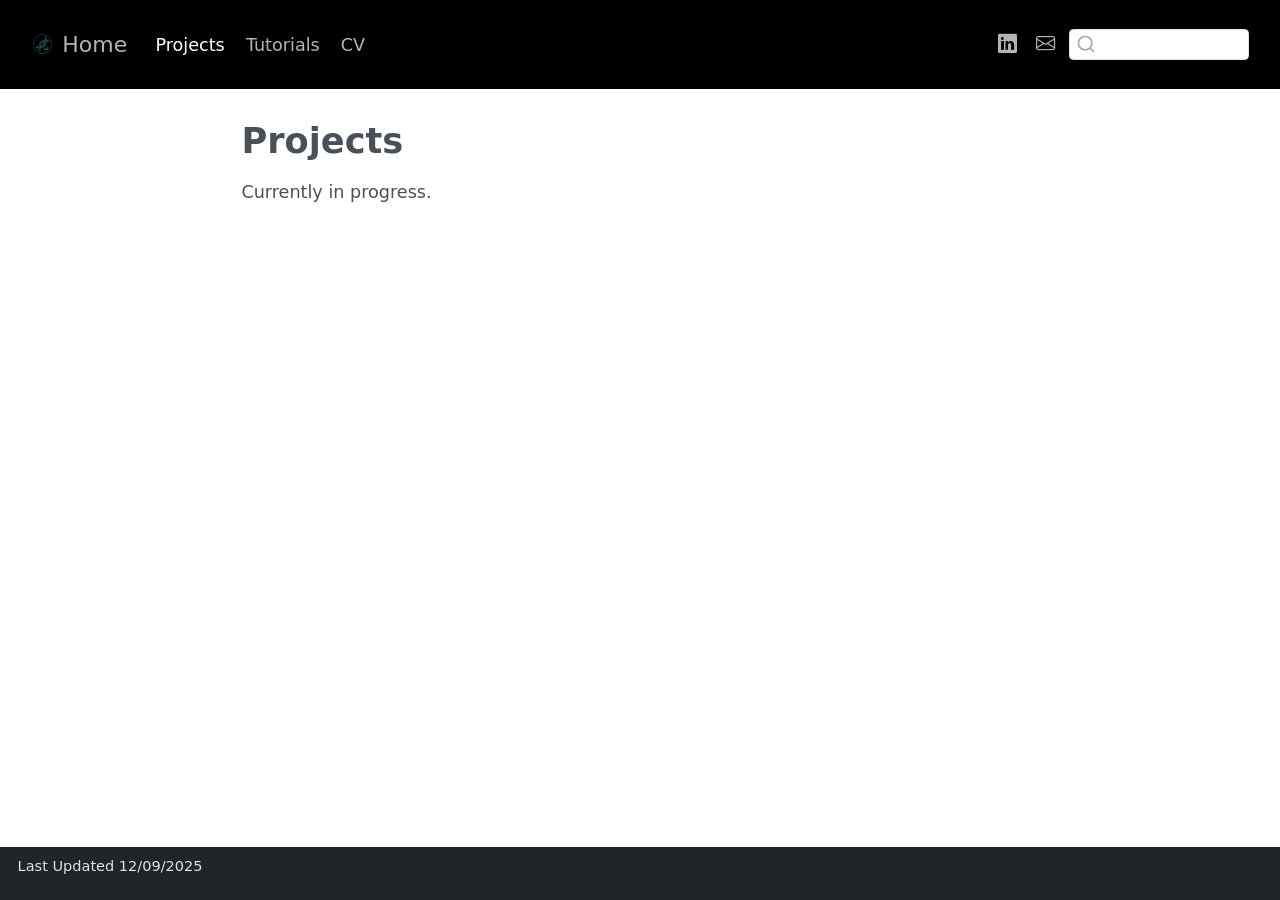
<file: docs/projects/index.html>
<!DOCTYPE html>
<html xmlns="http://www.w3.org/1999/xhtml" lang="en" xml:lang="en"><head>

<meta charset="utf-8">
<meta name="generator" content="quarto-1.7.32">

<meta name="viewport" content="width=device-width, initial-scale=1.0, user-scalable=yes">


<title>Projects – Home</title>
<style>
code{white-space: pre-wrap;}
span.smallcaps{font-variant: small-caps;}
div.columns{display: flex; gap: min(4vw, 1.5em);}
div.column{flex: auto; overflow-x: auto;}
div.hanging-indent{margin-left: 1.5em; text-indent: -1.5em;}
ul.task-list{list-style: none;}
ul.task-list li input[type="checkbox"] {
  width: 0.8em;
  margin: 0 0.8em 0.2em -1em; /* quarto-specific, see https://github.com/quarto-dev/quarto-cli/issues/4556 */ 
  vertical-align: middle;
}
</style>


<script src="../site_libs/quarto-nav/quarto-nav.js"></script>
<script src="../site_libs/clipboard/clipboard.min.js"></script>
<script src="../site_libs/quarto-search/autocomplete.umd.js"></script>
<script src="../site_libs/quarto-search/fuse.min.js"></script>
<script src="../site_libs/quarto-search/quarto-search.js"></script>
<meta name="quarto:offset" content="../">
<link href="../img/favicon.png" rel="icon" type="image/png">
<script src="../site_libs/quarto-html/quarto.js" type="module"></script>
<script src="../site_libs/quarto-html/tabsets/tabsets.js" type="module"></script>
<script src="../site_libs/quarto-html/popper.min.js"></script>
<script src="../site_libs/quarto-html/tippy.umd.min.js"></script>
<script src="../site_libs/quarto-html/anchor.min.js"></script>
<link href="../site_libs/quarto-html/tippy.css" rel="stylesheet">
<link href="../site_libs/quarto-html/quarto-syntax-highlighting-37eea08aefeeee20ff55810ff984fec1.css" rel="stylesheet" id="quarto-text-highlighting-styles">
<script src="../site_libs/bootstrap/bootstrap.min.js"></script>
<link href="../site_libs/bootstrap/bootstrap-icons.css" rel="stylesheet">
<link href="../site_libs/bootstrap/bootstrap-29b239796d7ab2a3f573968c9fceaf6d.min.css" rel="stylesheet" append-hash="true" id="quarto-bootstrap" data-mode="light">
<script id="quarto-search-options" type="application/json">{
  "location": "navbar",
  "copy-button": false,
  "collapse-after": 3,
  "panel-placement": "end",
  "type": "textbox",
  "limit": 50,
  "keyboard-shortcut": [
    "f",
    "/",
    "s"
  ],
  "language": {
    "search-no-results-text": "No results",
    "search-matching-documents-text": "matching documents",
    "search-copy-link-title": "Copy link to search",
    "search-hide-matches-text": "Hide additional matches",
    "search-more-match-text": "more match in this document",
    "search-more-matches-text": "more matches in this document",
    "search-clear-button-title": "Clear",
    "search-text-placeholder": "",
    "search-detached-cancel-button-title": "Cancel",
    "search-submit-button-title": "Submit",
    "search-label": "Search"
  }
}</script>


</head>

<body class="nav-fixed fullcontent quarto-light">

<div id="quarto-search-results"></div>
  <header id="quarto-header" class="headroom fixed-top">
    <nav class="navbar navbar-expand-lg " data-bs-theme="dark">
      <div class="navbar-container container-fluid">
      <div class="navbar-brand-container mx-auto">
    <a href="../index.html" class="navbar-brand navbar-brand-logo">
    <img src="../img/logo.png" alt="" class="navbar-logo">
    </a>
    <a class="navbar-brand" href="../index.html">
    <span class="navbar-title">Home</span>
    </a>
  </div>
            <div id="quarto-search" class="" title="Search"></div>
          <button class="navbar-toggler" type="button" data-bs-toggle="collapse" data-bs-target="#navbarCollapse" aria-controls="navbarCollapse" role="menu" aria-expanded="false" aria-label="Toggle navigation" onclick="if (window.quartoToggleHeadroom) { window.quartoToggleHeadroom(); }">
  <span class="navbar-toggler-icon"></span>
</button>
          <div class="collapse navbar-collapse" id="navbarCollapse">
            <ul class="navbar-nav navbar-nav-scroll me-auto">
  <li class="nav-item">
    <a class="nav-link active" href="../projects/index.html" aria-current="page"> 
<span class="menu-text">Projects</span></a>
  </li>  
  <li class="nav-item">
    <a class="nav-link" href="../tutorials/index.html"> 
<span class="menu-text">Tutorials</span></a>
  </li>  
  <li class="nav-item">
    <a class="nav-link" href="../cv/index.html"> 
<span class="menu-text">CV</span></a>
  </li>  
</ul>
            <ul class="navbar-nav navbar-nav-scroll ms-auto">
  <li class="nav-item compact">
    <a class="nav-link" href="https://www.linkedin.com/in/simontlynn/"> <i class="bi bi-linkedin" role="img">
</i> 
<span class="menu-text"></span></a>
  </li>  
  <li class="nav-item compact">
    <a class="nav-link" href="../simonlynn6@gmail.com"> <i class="bi bi-envelope" role="img" aria-label="email">
</i> 
<span class="menu-text"></span></a>
  </li>  
</ul>
          </div> <!-- /navcollapse -->
            <div class="quarto-navbar-tools">
</div>
      </div> <!-- /container-fluid -->
    </nav>
</header>
<!-- content -->
<div id="quarto-content" class="quarto-container page-columns page-rows-contents page-layout-article page-navbar">
<!-- sidebar -->
<!-- margin-sidebar -->
    
<!-- main -->
<main class="content" id="quarto-document-content">

<header id="title-block-header" class="quarto-title-block default">
<div class="quarto-title">
<h1 class="title">Projects</h1>
</div>



<div class="quarto-title-meta">

    
  
    
  </div>
  


</header>


<p>Currently in progress.</p>



</main> <!-- /main -->
<script id="quarto-html-after-body" type="application/javascript">
  window.document.addEventListener("DOMContentLoaded", function (event) {
    const icon = "";
    const anchorJS = new window.AnchorJS();
    anchorJS.options = {
      placement: 'right',
      icon: icon
    };
    anchorJS.add('.anchored');
    const isCodeAnnotation = (el) => {
      for (const clz of el.classList) {
        if (clz.startsWith('code-annotation-')) {                     
          return true;
        }
      }
      return false;
    }
    const onCopySuccess = function(e) {
      // button target
      const button = e.trigger;
      // don't keep focus
      button.blur();
      // flash "checked"
      button.classList.add('code-copy-button-checked');
      var currentTitle = button.getAttribute("title");
      button.setAttribute("title", "Copied!");
      let tooltip;
      if (window.bootstrap) {
        button.setAttribute("data-bs-toggle", "tooltip");
        button.setAttribute("data-bs-placement", "left");
        button.setAttribute("data-bs-title", "Copied!");
        tooltip = new bootstrap.Tooltip(button, 
          { trigger: "manual", 
            customClass: "code-copy-button-tooltip",
            offset: [0, -8]});
        tooltip.show();    
      }
      setTimeout(function() {
        if (tooltip) {
          tooltip.hide();
          button.removeAttribute("data-bs-title");
          button.removeAttribute("data-bs-toggle");
          button.removeAttribute("data-bs-placement");
        }
        button.setAttribute("title", currentTitle);
        button.classList.remove('code-copy-button-checked');
      }, 1000);
      // clear code selection
      e.clearSelection();
    }
    const getTextToCopy = function(trigger) {
        const codeEl = trigger.previousElementSibling.cloneNode(true);
        for (const childEl of codeEl.children) {
          if (isCodeAnnotation(childEl)) {
            childEl.remove();
          }
        }
        return codeEl.innerText;
    }
    const clipboard = new window.ClipboardJS('.code-copy-button:not([data-in-quarto-modal])', {
      text: getTextToCopy
    });
    clipboard.on('success', onCopySuccess);
    if (window.document.getElementById('quarto-embedded-source-code-modal')) {
      const clipboardModal = new window.ClipboardJS('.code-copy-button[data-in-quarto-modal]', {
        text: getTextToCopy,
        container: window.document.getElementById('quarto-embedded-source-code-modal')
      });
      clipboardModal.on('success', onCopySuccess);
    }
      var localhostRegex = new RegExp(/^(?:http|https):\/\/localhost\:?[0-9]*\//);
      var mailtoRegex = new RegExp(/^mailto:/);
        var filterRegex = new RegExp('/' + window.location.host + '/');
      var isInternal = (href) => {
          return filterRegex.test(href) || localhostRegex.test(href) || mailtoRegex.test(href);
      }
      // Inspect non-navigation links and adorn them if external
     var links = window.document.querySelectorAll('a[href]:not(.nav-link):not(.navbar-brand):not(.toc-action):not(.sidebar-link):not(.sidebar-item-toggle):not(.pagination-link):not(.no-external):not([aria-hidden]):not(.dropdown-item):not(.quarto-navigation-tool):not(.about-link)');
      for (var i=0; i<links.length; i++) {
        const link = links[i];
        if (!isInternal(link.href)) {
          // undo the damage that might have been done by quarto-nav.js in the case of
          // links that we want to consider external
          if (link.dataset.originalHref !== undefined) {
            link.href = link.dataset.originalHref;
          }
        }
      }
    function tippyHover(el, contentFn, onTriggerFn, onUntriggerFn) {
      const config = {
        allowHTML: true,
        maxWidth: 500,
        delay: 100,
        arrow: false,
        appendTo: function(el) {
            return el.parentElement;
        },
        interactive: true,
        interactiveBorder: 10,
        theme: 'quarto',
        placement: 'bottom-start',
      };
      if (contentFn) {
        config.content = contentFn;
      }
      if (onTriggerFn) {
        config.onTrigger = onTriggerFn;
      }
      if (onUntriggerFn) {
        config.onUntrigger = onUntriggerFn;
      }
      window.tippy(el, config); 
    }
    const noterefs = window.document.querySelectorAll('a[role="doc-noteref"]');
    for (var i=0; i<noterefs.length; i++) {
      const ref = noterefs[i];
      tippyHover(ref, function() {
        // use id or data attribute instead here
        let href = ref.getAttribute('data-footnote-href') || ref.getAttribute('href');
        try { href = new URL(href).hash; } catch {}
        const id = href.replace(/^#\/?/, "");
        const note = window.document.getElementById(id);
        if (note) {
          return note.innerHTML;
        } else {
          return "";
        }
      });
    }
    const xrefs = window.document.querySelectorAll('a.quarto-xref');
    const processXRef = (id, note) => {
      // Strip column container classes
      const stripColumnClz = (el) => {
        el.classList.remove("page-full", "page-columns");
        if (el.children) {
          for (const child of el.children) {
            stripColumnClz(child);
          }
        }
      }
      stripColumnClz(note)
      if (id === null || id.startsWith('sec-')) {
        // Special case sections, only their first couple elements
        const container = document.createElement("div");
        if (note.children && note.children.length > 2) {
          container.appendChild(note.children[0].cloneNode(true));
          for (let i = 1; i < note.children.length; i++) {
            const child = note.children[i];
            if (child.tagName === "P" && child.innerText === "") {
              continue;
            } else {
              container.appendChild(child.cloneNode(true));
              break;
            }
          }
          if (window.Quarto?.typesetMath) {
            window.Quarto.typesetMath(container);
          }
          return container.innerHTML
        } else {
          if (window.Quarto?.typesetMath) {
            window.Quarto.typesetMath(note);
          }
          return note.innerHTML;
        }
      } else {
        // Remove any anchor links if they are present
        const anchorLink = note.querySelector('a.anchorjs-link');
        if (anchorLink) {
          anchorLink.remove();
        }
        if (window.Quarto?.typesetMath) {
          window.Quarto.typesetMath(note);
        }
        if (note.classList.contains("callout")) {
          return note.outerHTML;
        } else {
          return note.innerHTML;
        }
      }
    }
    for (var i=0; i<xrefs.length; i++) {
      const xref = xrefs[i];
      tippyHover(xref, undefined, function(instance) {
        instance.disable();
        let url = xref.getAttribute('href');
        let hash = undefined; 
        if (url.startsWith('#')) {
          hash = url;
        } else {
          try { hash = new URL(url).hash; } catch {}
        }
        if (hash) {
          const id = hash.replace(/^#\/?/, "");
          const note = window.document.getElementById(id);
          if (note !== null) {
            try {
              const html = processXRef(id, note.cloneNode(true));
              instance.setContent(html);
            } finally {
              instance.enable();
              instance.show();
            }
          } else {
            // See if we can fetch this
            fetch(url.split('#')[0])
            .then(res => res.text())
            .then(html => {
              const parser = new DOMParser();
              const htmlDoc = parser.parseFromString(html, "text/html");
              const note = htmlDoc.getElementById(id);
              if (note !== null) {
                const html = processXRef(id, note);
                instance.setContent(html);
              } 
            }).finally(() => {
              instance.enable();
              instance.show();
            });
          }
        } else {
          // See if we can fetch a full url (with no hash to target)
          // This is a special case and we should probably do some content thinning / targeting
          fetch(url)
          .then(res => res.text())
          .then(html => {
            const parser = new DOMParser();
            const htmlDoc = parser.parseFromString(html, "text/html");
            const note = htmlDoc.querySelector('main.content');
            if (note !== null) {
              // This should only happen for chapter cross references
              // (since there is no id in the URL)
              // remove the first header
              if (note.children.length > 0 && note.children[0].tagName === "HEADER") {
                note.children[0].remove();
              }
              const html = processXRef(null, note);
              instance.setContent(html);
            } 
          }).finally(() => {
            instance.enable();
            instance.show();
          });
        }
      }, function(instance) {
      });
    }
        let selectedAnnoteEl;
        const selectorForAnnotation = ( cell, annotation) => {
          let cellAttr = 'data-code-cell="' + cell + '"';
          let lineAttr = 'data-code-annotation="' +  annotation + '"';
          const selector = 'span[' + cellAttr + '][' + lineAttr + ']';
          return selector;
        }
        const selectCodeLines = (annoteEl) => {
          const doc = window.document;
          const targetCell = annoteEl.getAttribute("data-target-cell");
          const targetAnnotation = annoteEl.getAttribute("data-target-annotation");
          const annoteSpan = window.document.querySelector(selectorForAnnotation(targetCell, targetAnnotation));
          const lines = annoteSpan.getAttribute("data-code-lines").split(",");
          const lineIds = lines.map((line) => {
            return targetCell + "-" + line;
          })
          let top = null;
          let height = null;
          let parent = null;
          if (lineIds.length > 0) {
              //compute the position of the single el (top and bottom and make a div)
              const el = window.document.getElementById(lineIds[0]);
              top = el.offsetTop;
              height = el.offsetHeight;
              parent = el.parentElement.parentElement;
            if (lineIds.length > 1) {
              const lastEl = window.document.getElementById(lineIds[lineIds.length - 1]);
              const bottom = lastEl.offsetTop + lastEl.offsetHeight;
              height = bottom - top;
            }
            if (top !== null && height !== null && parent !== null) {
              // cook up a div (if necessary) and position it 
              let div = window.document.getElementById("code-annotation-line-highlight");
              if (div === null) {
                div = window.document.createElement("div");
                div.setAttribute("id", "code-annotation-line-highlight");
                div.style.position = 'absolute';
                parent.appendChild(div);
              }
              div.style.top = top - 2 + "px";
              div.style.height = height + 4 + "px";
              div.style.left = 0;
              let gutterDiv = window.document.getElementById("code-annotation-line-highlight-gutter");
              if (gutterDiv === null) {
                gutterDiv = window.document.createElement("div");
                gutterDiv.setAttribute("id", "code-annotation-line-highlight-gutter");
                gutterDiv.style.position = 'absolute';
                const codeCell = window.document.getElementById(targetCell);
                const gutter = codeCell.querySelector('.code-annotation-gutter');
                gutter.appendChild(gutterDiv);
              }
              gutterDiv.style.top = top - 2 + "px";
              gutterDiv.style.height = height + 4 + "px";
            }
            selectedAnnoteEl = annoteEl;
          }
        };
        const unselectCodeLines = () => {
          const elementsIds = ["code-annotation-line-highlight", "code-annotation-line-highlight-gutter"];
          elementsIds.forEach((elId) => {
            const div = window.document.getElementById(elId);
            if (div) {
              div.remove();
            }
          });
          selectedAnnoteEl = undefined;
        };
          // Handle positioning of the toggle
      window.addEventListener(
        "resize",
        throttle(() => {
          elRect = undefined;
          if (selectedAnnoteEl) {
            selectCodeLines(selectedAnnoteEl);
          }
        }, 10)
      );
      function throttle(fn, ms) {
      let throttle = false;
      let timer;
        return (...args) => {
          if(!throttle) { // first call gets through
              fn.apply(this, args);
              throttle = true;
          } else { // all the others get throttled
              if(timer) clearTimeout(timer); // cancel #2
              timer = setTimeout(() => {
                fn.apply(this, args);
                timer = throttle = false;
              }, ms);
          }
        };
      }
        // Attach click handler to the DT
        const annoteDls = window.document.querySelectorAll('dt[data-target-cell]');
        for (const annoteDlNode of annoteDls) {
          annoteDlNode.addEventListener('click', (event) => {
            const clickedEl = event.target;
            if (clickedEl !== selectedAnnoteEl) {
              unselectCodeLines();
              const activeEl = window.document.querySelector('dt[data-target-cell].code-annotation-active');
              if (activeEl) {
                activeEl.classList.remove('code-annotation-active');
              }
              selectCodeLines(clickedEl);
              clickedEl.classList.add('code-annotation-active');
            } else {
              // Unselect the line
              unselectCodeLines();
              clickedEl.classList.remove('code-annotation-active');
            }
          });
        }
    const findCites = (el) => {
      const parentEl = el.parentElement;
      if (parentEl) {
        const cites = parentEl.dataset.cites;
        if (cites) {
          return {
            el,
            cites: cites.split(' ')
          };
        } else {
          return findCites(el.parentElement)
        }
      } else {
        return undefined;
      }
    };
    var bibliorefs = window.document.querySelectorAll('a[role="doc-biblioref"]');
    for (var i=0; i<bibliorefs.length; i++) {
      const ref = bibliorefs[i];
      const citeInfo = findCites(ref);
      if (citeInfo) {
        tippyHover(citeInfo.el, function() {
          var popup = window.document.createElement('div');
          citeInfo.cites.forEach(function(cite) {
            var citeDiv = window.document.createElement('div');
            citeDiv.classList.add('hanging-indent');
            citeDiv.classList.add('csl-entry');
            var biblioDiv = window.document.getElementById('ref-' + cite);
            if (biblioDiv) {
              citeDiv.innerHTML = biblioDiv.innerHTML;
            }
            popup.appendChild(citeDiv);
          });
          return popup.innerHTML;
        });
      }
    }
  });
  </script>
</div> <!-- /content -->
<footer class="footer">
  <div class="nav-footer">
    <div class="nav-footer-left">
<p><span class="faux-block"> Last Updated 12/09/2025</span></p>
</div>   
    <div class="nav-footer-center">
      &nbsp;
    </div>
    <div class="nav-footer-right">
      &nbsp;
    </div>
  </div>
</footer>




</body></html>
</file>
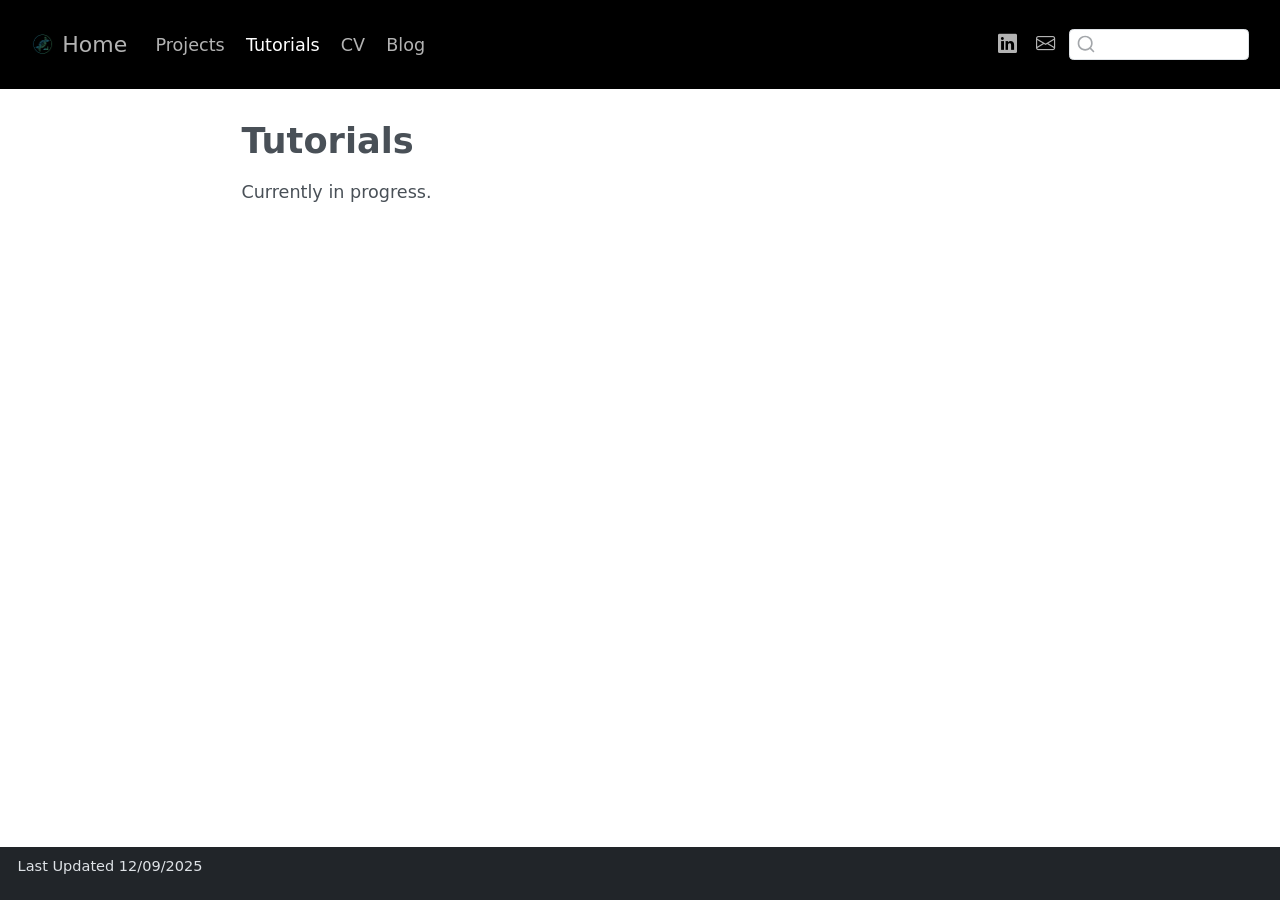
<file: docs/tutorials/index.html>
<!DOCTYPE html>
<html xmlns="http://www.w3.org/1999/xhtml" lang="en" xml:lang="en"><head>

<meta charset="utf-8">
<meta name="generator" content="quarto-1.8.25">

<meta name="viewport" content="width=device-width, initial-scale=1.0, user-scalable=yes">


<title>Tutorials – Home</title>
<style>
code{white-space: pre-wrap;}
span.smallcaps{font-variant: small-caps;}
div.columns{display: flex; gap: min(4vw, 1.5em);}
div.column{flex: auto; overflow-x: auto;}
div.hanging-indent{margin-left: 1.5em; text-indent: -1.5em;}
ul.task-list{list-style: none;}
ul.task-list li input[type="checkbox"] {
  width: 0.8em;
  margin: 0 0.8em 0.2em -1em; /* quarto-specific, see https://github.com/quarto-dev/quarto-cli/issues/4556 */ 
  vertical-align: middle;
}
</style>


<script src="../site_libs/quarto-nav/quarto-nav.js"></script>
<script src="../site_libs/clipboard/clipboard.min.js"></script>
<script src="../site_libs/quarto-search/autocomplete.umd.js"></script>
<script src="../site_libs/quarto-search/fuse.min.js"></script>
<script src="../site_libs/quarto-search/quarto-search.js"></script>
<meta name="quarto:offset" content="../">
<link href="../img/favicon.png" rel="icon" type="image/png">
<script src="../site_libs/quarto-html/quarto.js" type="module"></script>
<script src="../site_libs/quarto-html/tabsets/tabsets.js" type="module"></script>
<script src="../site_libs/quarto-html/axe/axe-check.js" type="module"></script>
<script src="../site_libs/quarto-html/popper.min.js"></script>
<script src="../site_libs/quarto-html/tippy.umd.min.js"></script>
<script src="../site_libs/quarto-html/anchor.min.js"></script>
<link href="../site_libs/quarto-html/tippy.css" rel="stylesheet">
<link href="../site_libs/quarto-html/quarto-syntax-highlighting-7b89279ff1a6dce999919e0e67d4d9ec.css" rel="stylesheet" id="quarto-text-highlighting-styles">
<script src="../site_libs/bootstrap/bootstrap.min.js"></script>
<link href="../site_libs/bootstrap/bootstrap-icons.css" rel="stylesheet">
<link href="../site_libs/bootstrap/bootstrap-d14b13ccba3d179624d4d8e9445155d5.min.css" rel="stylesheet" append-hash="true" id="quarto-bootstrap" data-mode="light">
<script id="quarto-search-options" type="application/json">{
  "location": "navbar",
  "copy-button": false,
  "collapse-after": 3,
  "panel-placement": "end",
  "type": "textbox",
  "limit": 50,
  "keyboard-shortcut": [
    "f",
    "/",
    "s"
  ],
  "language": {
    "search-no-results-text": "No results",
    "search-matching-documents-text": "matching documents",
    "search-copy-link-title": "Copy link to search",
    "search-hide-matches-text": "Hide additional matches",
    "search-more-match-text": "more match in this document",
    "search-more-matches-text": "more matches in this document",
    "search-clear-button-title": "Clear",
    "search-text-placeholder": "",
    "search-detached-cancel-button-title": "Cancel",
    "search-submit-button-title": "Submit",
    "search-label": "Search"
  }
}</script>


</head>

<body class="nav-fixed fullcontent quarto-light">

<div id="quarto-search-results"></div>
  <header id="quarto-header" class="headroom fixed-top">
    <nav class="navbar navbar-expand-lg " data-bs-theme="dark">
      <div class="navbar-container container-fluid">
      <div class="navbar-brand-container mx-auto">
    <a href="../index.html" class="navbar-brand navbar-brand-logo">
    <img src="../img/logo.png" alt="" class="navbar-logo light-content">
    <img src="../img/logo.png" alt="" class="navbar-logo dark-content">
    </a>
    <a class="navbar-brand" href="../index.html">
    <span class="navbar-title">Home</span>
    </a>
  </div>
            <div id="quarto-search" class="" title="Search"></div>
          <button class="navbar-toggler" type="button" data-bs-toggle="collapse" data-bs-target="#navbarCollapse" aria-controls="navbarCollapse" role="menu" aria-expanded="false" aria-label="Toggle navigation" onclick="if (window.quartoToggleHeadroom) { window.quartoToggleHeadroom(); }">
  <span class="navbar-toggler-icon"></span>
</button>
          <div class="collapse navbar-collapse" id="navbarCollapse">
            <ul class="navbar-nav navbar-nav-scroll me-auto">
  <li class="nav-item">
    <a class="nav-link" href="../projects/index.html"> 
<span class="menu-text">Projects</span></a>
  </li>  
  <li class="nav-item">
    <a class="nav-link active" href="../tutorials/index.html" aria-current="page"> 
<span class="menu-text">Tutorials</span></a>
  </li>  
  <li class="nav-item">
    <a class="nav-link" href="../cv/index.html"> 
<span class="menu-text">CV</span></a>
  </li>  
  <li class="nav-item">
    <a class="nav-link" href="../blog/index.html"> 
<span class="menu-text">Blog</span></a>
  </li>  
</ul>
            <ul class="navbar-nav navbar-nav-scroll ms-auto">
  <li class="nav-item compact">
    <a class="nav-link" href="https://www.linkedin.com/in/simontlynn/"> <i class="bi bi-linkedin" role="img">
</i> 
<span class="menu-text"></span></a>
  </li>  
  <li class="nav-item compact">
    <a class="nav-link" href="../simonlynn6@gmail.com"> <i class="bi bi-envelope" role="img" aria-label="email">
</i> 
<span class="menu-text"></span></a>
  </li>  
</ul>
          </div> <!-- /navcollapse -->
            <div class="quarto-navbar-tools">
</div>
      </div> <!-- /container-fluid -->
    </nav>
</header>
<!-- content -->
<div id="quarto-content" class="quarto-container page-columns page-rows-contents page-layout-article page-navbar">
<!-- sidebar -->
<!-- margin-sidebar -->
    
<!-- main -->
<main class="content" id="quarto-document-content">

<header id="title-block-header" class="quarto-title-block default">
<div class="quarto-title">
<h1 class="title">Tutorials</h1>
</div>



<div class="quarto-title-meta">

    
  
    
  </div>
  


</header>


<p>Currently in progress.</p>



</main> <!-- /main -->
<script id="quarto-html-after-body" type="application/javascript">
  window.document.addEventListener("DOMContentLoaded", function (event) {
    const icon = "";
    const anchorJS = new window.AnchorJS();
    anchorJS.options = {
      placement: 'right',
      icon: icon
    };
    anchorJS.add('.anchored');
    const isCodeAnnotation = (el) => {
      for (const clz of el.classList) {
        if (clz.startsWith('code-annotation-')) {                     
          return true;
        }
      }
      return false;
    }
    const onCopySuccess = function(e) {
      // button target
      const button = e.trigger;
      // don't keep focus
      button.blur();
      // flash "checked"
      button.classList.add('code-copy-button-checked');
      var currentTitle = button.getAttribute("title");
      button.setAttribute("title", "Copied!");
      let tooltip;
      if (window.bootstrap) {
        button.setAttribute("data-bs-toggle", "tooltip");
        button.setAttribute("data-bs-placement", "left");
        button.setAttribute("data-bs-title", "Copied!");
        tooltip = new bootstrap.Tooltip(button, 
          { trigger: "manual", 
            customClass: "code-copy-button-tooltip",
            offset: [0, -8]});
        tooltip.show();    
      }
      setTimeout(function() {
        if (tooltip) {
          tooltip.hide();
          button.removeAttribute("data-bs-title");
          button.removeAttribute("data-bs-toggle");
          button.removeAttribute("data-bs-placement");
        }
        button.setAttribute("title", currentTitle);
        button.classList.remove('code-copy-button-checked');
      }, 1000);
      // clear code selection
      e.clearSelection();
    }
    const getTextToCopy = function(trigger) {
      const outerScaffold = trigger.parentElement.cloneNode(true);
      const codeEl = outerScaffold.querySelector('code');
      for (const childEl of codeEl.children) {
        if (isCodeAnnotation(childEl)) {
          childEl.remove();
        }
      }
      return codeEl.innerText;
    }
    const clipboard = new window.ClipboardJS('.code-copy-button:not([data-in-quarto-modal])', {
      text: getTextToCopy
    });
    clipboard.on('success', onCopySuccess);
    if (window.document.getElementById('quarto-embedded-source-code-modal')) {
      const clipboardModal = new window.ClipboardJS('.code-copy-button[data-in-quarto-modal]', {
        text: getTextToCopy,
        container: window.document.getElementById('quarto-embedded-source-code-modal')
      });
      clipboardModal.on('success', onCopySuccess);
    }
      var localhostRegex = new RegExp(/^(?:http|https):\/\/localhost\:?[0-9]*\//);
      var mailtoRegex = new RegExp(/^mailto:/);
        var filterRegex = new RegExp('/' + window.location.host + '/');
      var isInternal = (href) => {
          return filterRegex.test(href) || localhostRegex.test(href) || mailtoRegex.test(href);
      }
      // Inspect non-navigation links and adorn them if external
     var links = window.document.querySelectorAll('a[href]:not(.nav-link):not(.navbar-brand):not(.toc-action):not(.sidebar-link):not(.sidebar-item-toggle):not(.pagination-link):not(.no-external):not([aria-hidden]):not(.dropdown-item):not(.quarto-navigation-tool):not(.about-link)');
      for (var i=0; i<links.length; i++) {
        const link = links[i];
        if (!isInternal(link.href)) {
          // undo the damage that might have been done by quarto-nav.js in the case of
          // links that we want to consider external
          if (link.dataset.originalHref !== undefined) {
            link.href = link.dataset.originalHref;
          }
        }
      }
    function tippyHover(el, contentFn, onTriggerFn, onUntriggerFn) {
      const config = {
        allowHTML: true,
        maxWidth: 500,
        delay: 100,
        arrow: false,
        appendTo: function(el) {
            return el.parentElement;
        },
        interactive: true,
        interactiveBorder: 10,
        theme: 'quarto',
        placement: 'bottom-start',
      };
      if (contentFn) {
        config.content = contentFn;
      }
      if (onTriggerFn) {
        config.onTrigger = onTriggerFn;
      }
      if (onUntriggerFn) {
        config.onUntrigger = onUntriggerFn;
      }
      window.tippy(el, config); 
    }
    const noterefs = window.document.querySelectorAll('a[role="doc-noteref"]');
    for (var i=0; i<noterefs.length; i++) {
      const ref = noterefs[i];
      tippyHover(ref, function() {
        // use id or data attribute instead here
        let href = ref.getAttribute('data-footnote-href') || ref.getAttribute('href');
        try { href = new URL(href).hash; } catch {}
        const id = href.replace(/^#\/?/, "");
        const note = window.document.getElementById(id);
        if (note) {
          return note.innerHTML;
        } else {
          return "";
        }
      });
    }
    const xrefs = window.document.querySelectorAll('a.quarto-xref');
    const processXRef = (id, note) => {
      // Strip column container classes
      const stripColumnClz = (el) => {
        el.classList.remove("page-full", "page-columns");
        if (el.children) {
          for (const child of el.children) {
            stripColumnClz(child);
          }
        }
      }
      stripColumnClz(note)
      if (id === null || id.startsWith('sec-')) {
        // Special case sections, only their first couple elements
        const container = document.createElement("div");
        if (note.children && note.children.length > 2) {
          container.appendChild(note.children[0].cloneNode(true));
          for (let i = 1; i < note.children.length; i++) {
            const child = note.children[i];
            if (child.tagName === "P" && child.innerText === "") {
              continue;
            } else {
              container.appendChild(child.cloneNode(true));
              break;
            }
          }
          if (window.Quarto?.typesetMath) {
            window.Quarto.typesetMath(container);
          }
          return container.innerHTML
        } else {
          if (window.Quarto?.typesetMath) {
            window.Quarto.typesetMath(note);
          }
          return note.innerHTML;
        }
      } else {
        // Remove any anchor links if they are present
        const anchorLink = note.querySelector('a.anchorjs-link');
        if (anchorLink) {
          anchorLink.remove();
        }
        if (window.Quarto?.typesetMath) {
          window.Quarto.typesetMath(note);
        }
        if (note.classList.contains("callout")) {
          return note.outerHTML;
        } else {
          return note.innerHTML;
        }
      }
    }
    for (var i=0; i<xrefs.length; i++) {
      const xref = xrefs[i];
      tippyHover(xref, undefined, function(instance) {
        instance.disable();
        let url = xref.getAttribute('href');
        let hash = undefined; 
        if (url.startsWith('#')) {
          hash = url;
        } else {
          try { hash = new URL(url).hash; } catch {}
        }
        if (hash) {
          const id = hash.replace(/^#\/?/, "");
          const note = window.document.getElementById(id);
          if (note !== null) {
            try {
              const html = processXRef(id, note.cloneNode(true));
              instance.setContent(html);
            } finally {
              instance.enable();
              instance.show();
            }
          } else {
            // See if we can fetch this
            fetch(url.split('#')[0])
            .then(res => res.text())
            .then(html => {
              const parser = new DOMParser();
              const htmlDoc = parser.parseFromString(html, "text/html");
              const note = htmlDoc.getElementById(id);
              if (note !== null) {
                const html = processXRef(id, note);
                instance.setContent(html);
              } 
            }).finally(() => {
              instance.enable();
              instance.show();
            });
          }
        } else {
          // See if we can fetch a full url (with no hash to target)
          // This is a special case and we should probably do some content thinning / targeting
          fetch(url)
          .then(res => res.text())
          .then(html => {
            const parser = new DOMParser();
            const htmlDoc = parser.parseFromString(html, "text/html");
            const note = htmlDoc.querySelector('main.content');
            if (note !== null) {
              // This should only happen for chapter cross references
              // (since there is no id in the URL)
              // remove the first header
              if (note.children.length > 0 && note.children[0].tagName === "HEADER") {
                note.children[0].remove();
              }
              const html = processXRef(null, note);
              instance.setContent(html);
            } 
          }).finally(() => {
            instance.enable();
            instance.show();
          });
        }
      }, function(instance) {
      });
    }
        let selectedAnnoteEl;
        const selectorForAnnotation = ( cell, annotation) => {
          let cellAttr = 'data-code-cell="' + cell + '"';
          let lineAttr = 'data-code-annotation="' +  annotation + '"';
          const selector = 'span[' + cellAttr + '][' + lineAttr + ']';
          return selector;
        }
        const selectCodeLines = (annoteEl) => {
          const doc = window.document;
          const targetCell = annoteEl.getAttribute("data-target-cell");
          const targetAnnotation = annoteEl.getAttribute("data-target-annotation");
          const annoteSpan = window.document.querySelector(selectorForAnnotation(targetCell, targetAnnotation));
          const lines = annoteSpan.getAttribute("data-code-lines").split(",");
          const lineIds = lines.map((line) => {
            return targetCell + "-" + line;
          })
          let top = null;
          let height = null;
          let parent = null;
          if (lineIds.length > 0) {
              //compute the position of the single el (top and bottom and make a div)
              const el = window.document.getElementById(lineIds[0]);
              top = el.offsetTop;
              height = el.offsetHeight;
              parent = el.parentElement.parentElement;
            if (lineIds.length > 1) {
              const lastEl = window.document.getElementById(lineIds[lineIds.length - 1]);
              const bottom = lastEl.offsetTop + lastEl.offsetHeight;
              height = bottom - top;
            }
            if (top !== null && height !== null && parent !== null) {
              // cook up a div (if necessary) and position it 
              let div = window.document.getElementById("code-annotation-line-highlight");
              if (div === null) {
                div = window.document.createElement("div");
                div.setAttribute("id", "code-annotation-line-highlight");
                div.style.position = 'absolute';
                parent.appendChild(div);
              }
              div.style.top = top - 2 + "px";
              div.style.height = height + 4 + "px";
              div.style.left = 0;
              let gutterDiv = window.document.getElementById("code-annotation-line-highlight-gutter");
              if (gutterDiv === null) {
                gutterDiv = window.document.createElement("div");
                gutterDiv.setAttribute("id", "code-annotation-line-highlight-gutter");
                gutterDiv.style.position = 'absolute';
                const codeCell = window.document.getElementById(targetCell);
                const gutter = codeCell.querySelector('.code-annotation-gutter');
                gutter.appendChild(gutterDiv);
              }
              gutterDiv.style.top = top - 2 + "px";
              gutterDiv.style.height = height + 4 + "px";
            }
            selectedAnnoteEl = annoteEl;
          }
        };
        const unselectCodeLines = () => {
          const elementsIds = ["code-annotation-line-highlight", "code-annotation-line-highlight-gutter"];
          elementsIds.forEach((elId) => {
            const div = window.document.getElementById(elId);
            if (div) {
              div.remove();
            }
          });
          selectedAnnoteEl = undefined;
        };
          // Handle positioning of the toggle
      window.addEventListener(
        "resize",
        throttle(() => {
          elRect = undefined;
          if (selectedAnnoteEl) {
            selectCodeLines(selectedAnnoteEl);
          }
        }, 10)
      );
      function throttle(fn, ms) {
      let throttle = false;
      let timer;
        return (...args) => {
          if(!throttle) { // first call gets through
              fn.apply(this, args);
              throttle = true;
          } else { // all the others get throttled
              if(timer) clearTimeout(timer); // cancel #2
              timer = setTimeout(() => {
                fn.apply(this, args);
                timer = throttle = false;
              }, ms);
          }
        };
      }
        // Attach click handler to the DT
        const annoteDls = window.document.querySelectorAll('dt[data-target-cell]');
        for (const annoteDlNode of annoteDls) {
          annoteDlNode.addEventListener('click', (event) => {
            const clickedEl = event.target;
            if (clickedEl !== selectedAnnoteEl) {
              unselectCodeLines();
              const activeEl = window.document.querySelector('dt[data-target-cell].code-annotation-active');
              if (activeEl) {
                activeEl.classList.remove('code-annotation-active');
              }
              selectCodeLines(clickedEl);
              clickedEl.classList.add('code-annotation-active');
            } else {
              // Unselect the line
              unselectCodeLines();
              clickedEl.classList.remove('code-annotation-active');
            }
          });
        }
    const findCites = (el) => {
      const parentEl = el.parentElement;
      if (parentEl) {
        const cites = parentEl.dataset.cites;
        if (cites) {
          return {
            el,
            cites: cites.split(' ')
          };
        } else {
          return findCites(el.parentElement)
        }
      } else {
        return undefined;
      }
    };
    var bibliorefs = window.document.querySelectorAll('a[role="doc-biblioref"]');
    for (var i=0; i<bibliorefs.length; i++) {
      const ref = bibliorefs[i];
      const citeInfo = findCites(ref);
      if (citeInfo) {
        tippyHover(citeInfo.el, function() {
          var popup = window.document.createElement('div');
          citeInfo.cites.forEach(function(cite) {
            var citeDiv = window.document.createElement('div');
            citeDiv.classList.add('hanging-indent');
            citeDiv.classList.add('csl-entry');
            var biblioDiv = window.document.getElementById('ref-' + cite);
            if (biblioDiv) {
              citeDiv.innerHTML = biblioDiv.innerHTML;
            }
            popup.appendChild(citeDiv);
          });
          return popup.innerHTML;
        });
      }
    }
  });
  </script>
</div> <!-- /content -->
<footer class="footer">
  <div class="nav-footer">
    <div class="nav-footer-left">
<p><span class="faux-block"> Last Updated 12/09/2025</span></p>
</div>   
    <div class="nav-footer-center">
      &nbsp;
    </div>
    <div class="nav-footer-right">
      &nbsp;
    </div>
  </div>
</footer>




</body></html>
</file>
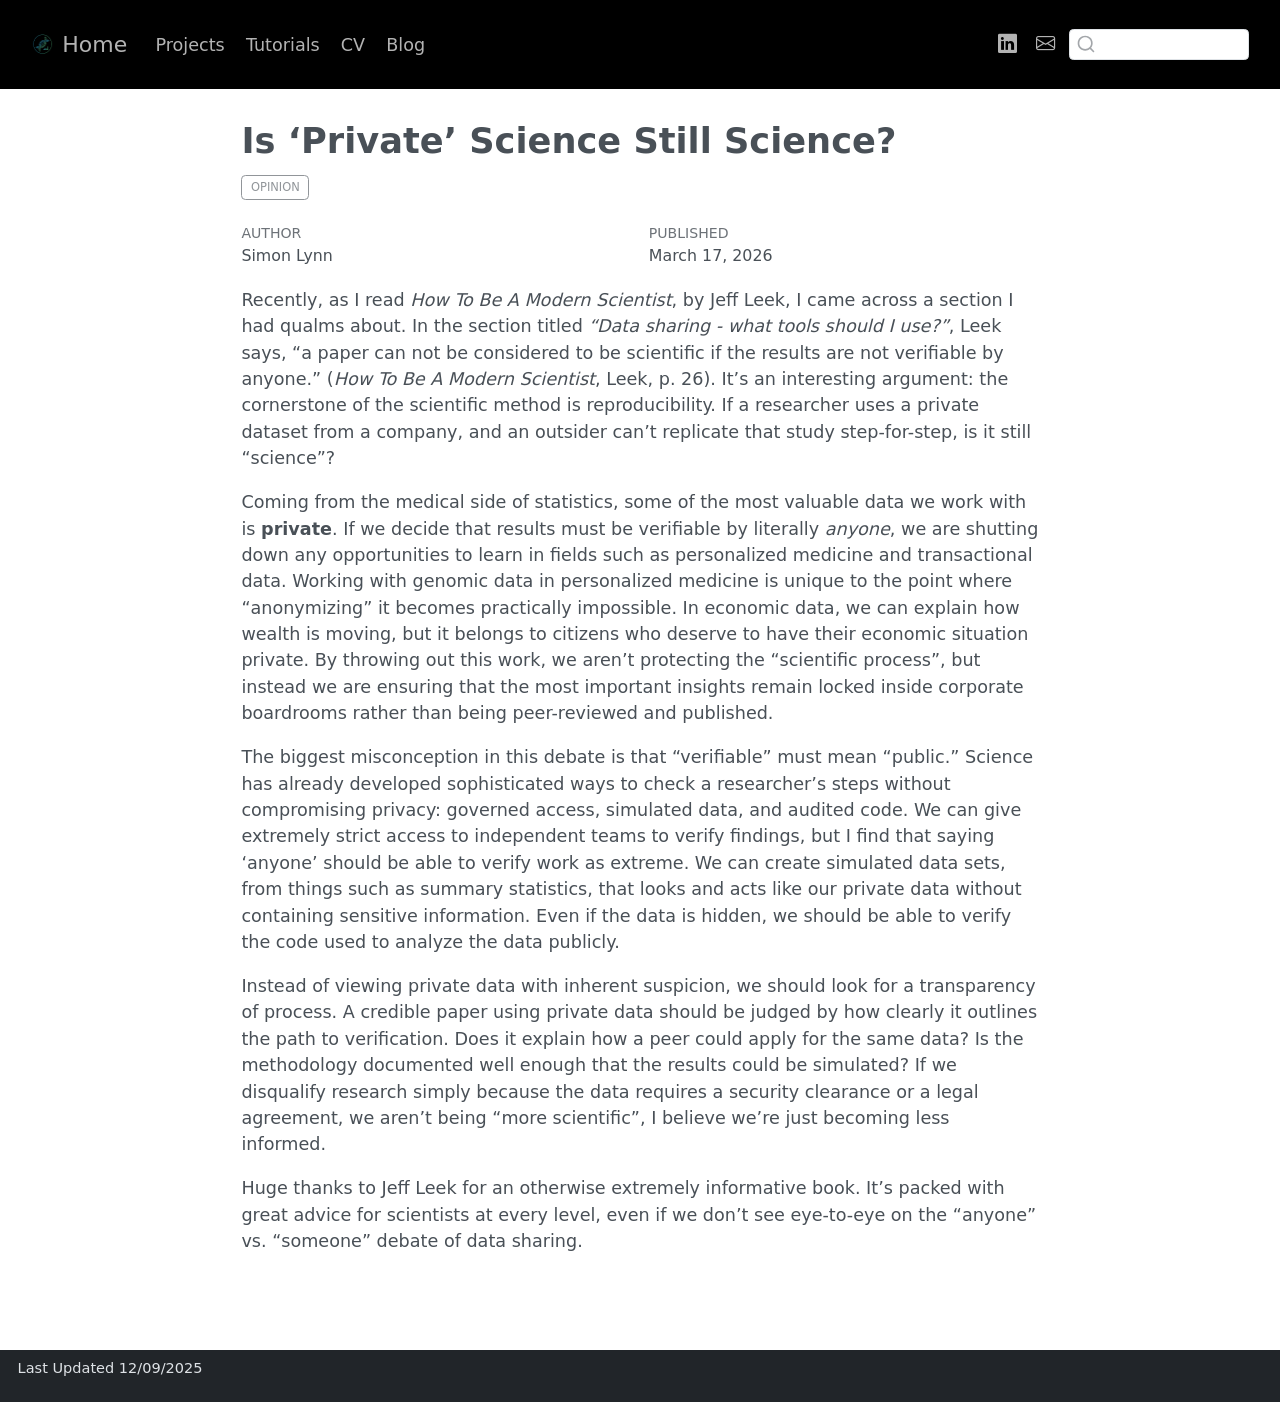
<file: docs/blog/post_3-17-26/index.html>
<!DOCTYPE html>
<html xmlns="http://www.w3.org/1999/xhtml" lang="en" xml:lang="en"><head>

<meta charset="utf-8">
<meta name="generator" content="quarto-1.8.25">

<meta name="viewport" content="width=device-width, initial-scale=1.0, user-scalable=yes">

<meta name="author" content="Simon Lynn">
<meta name="dcterms.date" content="2026-03-17">

<title>Is ‘Private’ Science Still Science? – Home</title>
<style>
code{white-space: pre-wrap;}
span.smallcaps{font-variant: small-caps;}
div.columns{display: flex; gap: min(4vw, 1.5em);}
div.column{flex: auto; overflow-x: auto;}
div.hanging-indent{margin-left: 1.5em; text-indent: -1.5em;}
ul.task-list{list-style: none;}
ul.task-list li input[type="checkbox"] {
  width: 0.8em;
  margin: 0 0.8em 0.2em -1em; /* quarto-specific, see https://github.com/quarto-dev/quarto-cli/issues/4556 */ 
  vertical-align: middle;
}
</style>


<script src="../../site_libs/quarto-nav/quarto-nav.js"></script>
<script src="../../site_libs/clipboard/clipboard.min.js"></script>
<script src="../../site_libs/quarto-search/autocomplete.umd.js"></script>
<script src="../../site_libs/quarto-search/fuse.min.js"></script>
<script src="../../site_libs/quarto-search/quarto-search.js"></script>
<meta name="quarto:offset" content="../../">
<link href="../../img/favicon.png" rel="icon" type="image/png">
<script src="../../site_libs/quarto-html/quarto.js" type="module"></script>
<script src="../../site_libs/quarto-html/tabsets/tabsets.js" type="module"></script>
<script src="../../site_libs/quarto-html/axe/axe-check.js" type="module"></script>
<script src="../../site_libs/quarto-html/popper.min.js"></script>
<script src="../../site_libs/quarto-html/tippy.umd.min.js"></script>
<script src="../../site_libs/quarto-html/anchor.min.js"></script>
<link href="../../site_libs/quarto-html/tippy.css" rel="stylesheet">
<link href="../../site_libs/quarto-html/quarto-syntax-highlighting-7b89279ff1a6dce999919e0e67d4d9ec.css" rel="stylesheet" id="quarto-text-highlighting-styles">
<script src="../../site_libs/bootstrap/bootstrap.min.js"></script>
<link href="../../site_libs/bootstrap/bootstrap-icons.css" rel="stylesheet">
<link href="../../site_libs/bootstrap/bootstrap-d14b13ccba3d179624d4d8e9445155d5.min.css" rel="stylesheet" append-hash="true" id="quarto-bootstrap" data-mode="light">
<script id="quarto-search-options" type="application/json">{
  "location": "navbar",
  "copy-button": false,
  "collapse-after": 3,
  "panel-placement": "end",
  "type": "textbox",
  "limit": 50,
  "keyboard-shortcut": [
    "f",
    "/",
    "s"
  ],
  "language": {
    "search-no-results-text": "No results",
    "search-matching-documents-text": "matching documents",
    "search-copy-link-title": "Copy link to search",
    "search-hide-matches-text": "Hide additional matches",
    "search-more-match-text": "more match in this document",
    "search-more-matches-text": "more matches in this document",
    "search-clear-button-title": "Clear",
    "search-text-placeholder": "",
    "search-detached-cancel-button-title": "Cancel",
    "search-submit-button-title": "Submit",
    "search-label": "Search"
  }
}</script>


</head>

<body class="nav-fixed fullcontent quarto-light">

<div id="quarto-search-results"></div>
  <header id="quarto-header" class="headroom fixed-top">
    <nav class="navbar navbar-expand-lg " data-bs-theme="dark">
      <div class="navbar-container container-fluid">
      <div class="navbar-brand-container mx-auto">
    <a href="../../index.html" class="navbar-brand navbar-brand-logo">
    <img src="../../img/logo.png" alt="" class="navbar-logo light-content">
    <img src="../../img/logo.png" alt="" class="navbar-logo dark-content">
    </a>
    <a class="navbar-brand" href="../../index.html">
    <span class="navbar-title">Home</span>
    </a>
  </div>
            <div id="quarto-search" class="" title="Search"></div>
          <button class="navbar-toggler" type="button" data-bs-toggle="collapse" data-bs-target="#navbarCollapse" aria-controls="navbarCollapse" role="menu" aria-expanded="false" aria-label="Toggle navigation" onclick="if (window.quartoToggleHeadroom) { window.quartoToggleHeadroom(); }">
  <span class="navbar-toggler-icon"></span>
</button>
          <div class="collapse navbar-collapse" id="navbarCollapse">
            <ul class="navbar-nav navbar-nav-scroll me-auto">
  <li class="nav-item">
    <a class="nav-link" href="../../projects/index.html"> 
<span class="menu-text">Projects</span></a>
  </li>  
  <li class="nav-item">
    <a class="nav-link" href="../../tutorials/index.html"> 
<span class="menu-text">Tutorials</span></a>
  </li>  
  <li class="nav-item">
    <a class="nav-link" href="../../cv/index.html"> 
<span class="menu-text">CV</span></a>
  </li>  
  <li class="nav-item">
    <a class="nav-link" href="../../blog/index.html"> 
<span class="menu-text">Blog</span></a>
  </li>  
</ul>
            <ul class="navbar-nav navbar-nav-scroll ms-auto">
  <li class="nav-item compact">
    <a class="nav-link" href="https://www.linkedin.com/in/simontlynn/"> <i class="bi bi-linkedin" role="img">
</i> 
<span class="menu-text"></span></a>
  </li>  
  <li class="nav-item compact">
    <a class="nav-link" href="../../simonlynn6@gmail.com"> <i class="bi bi-envelope" role="img" aria-label="email">
</i> 
<span class="menu-text"></span></a>
  </li>  
</ul>
          </div> <!-- /navcollapse -->
            <div class="quarto-navbar-tools">
</div>
      </div> <!-- /container-fluid -->
    </nav>
</header>
<!-- content -->
<div id="quarto-content" class="quarto-container page-columns page-rows-contents page-layout-article page-navbar">
<!-- sidebar -->
<!-- margin-sidebar -->
    
<!-- main -->
<main class="content" id="quarto-document-content">

<header id="title-block-header" class="quarto-title-block default">
<div class="quarto-title">
<h1 class="title">Is ‘Private’ Science Still Science?</h1>
  <div class="quarto-categories">
    <div class="quarto-category">opinion</div>
  </div>
  </div>



<div class="quarto-title-meta">

    <div>
    <div class="quarto-title-meta-heading">Author</div>
    <div class="quarto-title-meta-contents">
             <p>Simon Lynn </p>
          </div>
  </div>
    
    <div>
    <div class="quarto-title-meta-heading">Published</div>
    <div class="quarto-title-meta-contents">
      <p class="date">March 17, 2026</p>
    </div>
  </div>
  
    
  </div>
  


</header>


<p>Recently, as I read <em>How To Be A Modern Scientist</em>, by Jeff Leek, I came across a section I had qualms about. In the section titled <em>“Data sharing - what tools should I use?”</em>, Leek says, “a paper can not be considered to be scientific if the results are not verifiable by anyone.” (<em>How To Be A Modern Scientist</em>, Leek, p.&nbsp;26). It’s an interesting argument: the cornerstone of the scientific method is reproducibility. If a researcher uses a private dataset from a company, and an outsider can’t replicate that study step-for-step, is it still “science”?</p>
<p>Coming from the medical side of statistics, some of the most valuable data we work with is <strong>private</strong>. If we decide that results must be verifiable by literally <em>anyone</em>, we are shutting down any opportunities to learn in fields such as personalized medicine and transactional data. Working with genomic data in personalized medicine is unique to the point where “anonymizing” it becomes practically impossible. In economic data, we can explain how wealth is moving, but it belongs to citizens who deserve to have their economic situation private. By throwing out this work, we aren’t protecting the “scientific process”, but instead we are ensuring that the most important insights remain locked inside corporate boardrooms rather than being peer-reviewed and published.</p>
<p>The biggest misconception in this debate is that “verifiable” must mean “public.” Science has already developed sophisticated ways to check a researcher’s steps without compromising privacy: governed access, simulated data, and audited code. We can give extremely strict access to independent teams to verify findings, but I find that saying ‘anyone’ should be able to verify work as extreme. We can create simulated data sets, from things such as summary statistics, that looks and acts like our private data without containing sensitive information. Even if the data is hidden, we should be able to verify the code used to analyze the data publicly.</p>
<p>Instead of viewing private data with inherent suspicion, we should look for a transparency of process. A credible paper using private data should be judged by how clearly it outlines the path to verification. Does it explain how a peer could apply for the same data? Is the methodology documented well enough that the results could be simulated? If we disqualify research simply because the data requires a security clearance or a legal agreement, we aren’t being “more scientific”, I believe we’re just becoming less informed.</p>
<p>Huge thanks to Jeff Leek for an otherwise extremely informative book. It’s packed with great advice for scientists at every level, even if we don’t see eye-to-eye on the “anyone” vs.&nbsp;“someone” debate of data sharing.</p>



</main> <!-- /main -->
<script id="quarto-html-after-body" type="application/javascript">
  window.document.addEventListener("DOMContentLoaded", function (event) {
    const icon = "";
    const anchorJS = new window.AnchorJS();
    anchorJS.options = {
      placement: 'right',
      icon: icon
    };
    anchorJS.add('.anchored');
    const isCodeAnnotation = (el) => {
      for (const clz of el.classList) {
        if (clz.startsWith('code-annotation-')) {                     
          return true;
        }
      }
      return false;
    }
    const onCopySuccess = function(e) {
      // button target
      const button = e.trigger;
      // don't keep focus
      button.blur();
      // flash "checked"
      button.classList.add('code-copy-button-checked');
      var currentTitle = button.getAttribute("title");
      button.setAttribute("title", "Copied!");
      let tooltip;
      if (window.bootstrap) {
        button.setAttribute("data-bs-toggle", "tooltip");
        button.setAttribute("data-bs-placement", "left");
        button.setAttribute("data-bs-title", "Copied!");
        tooltip = new bootstrap.Tooltip(button, 
          { trigger: "manual", 
            customClass: "code-copy-button-tooltip",
            offset: [0, -8]});
        tooltip.show();    
      }
      setTimeout(function() {
        if (tooltip) {
          tooltip.hide();
          button.removeAttribute("data-bs-title");
          button.removeAttribute("data-bs-toggle");
          button.removeAttribute("data-bs-placement");
        }
        button.setAttribute("title", currentTitle);
        button.classList.remove('code-copy-button-checked');
      }, 1000);
      // clear code selection
      e.clearSelection();
    }
    const getTextToCopy = function(trigger) {
      const outerScaffold = trigger.parentElement.cloneNode(true);
      const codeEl = outerScaffold.querySelector('code');
      for (const childEl of codeEl.children) {
        if (isCodeAnnotation(childEl)) {
          childEl.remove();
        }
      }
      return codeEl.innerText;
    }
    const clipboard = new window.ClipboardJS('.code-copy-button:not([data-in-quarto-modal])', {
      text: getTextToCopy
    });
    clipboard.on('success', onCopySuccess);
    if (window.document.getElementById('quarto-embedded-source-code-modal')) {
      const clipboardModal = new window.ClipboardJS('.code-copy-button[data-in-quarto-modal]', {
        text: getTextToCopy,
        container: window.document.getElementById('quarto-embedded-source-code-modal')
      });
      clipboardModal.on('success', onCopySuccess);
    }
      var localhostRegex = new RegExp(/^(?:http|https):\/\/localhost\:?[0-9]*\//);
      var mailtoRegex = new RegExp(/^mailto:/);
        var filterRegex = new RegExp('/' + window.location.host + '/');
      var isInternal = (href) => {
          return filterRegex.test(href) || localhostRegex.test(href) || mailtoRegex.test(href);
      }
      // Inspect non-navigation links and adorn them if external
     var links = window.document.querySelectorAll('a[href]:not(.nav-link):not(.navbar-brand):not(.toc-action):not(.sidebar-link):not(.sidebar-item-toggle):not(.pagination-link):not(.no-external):not([aria-hidden]):not(.dropdown-item):not(.quarto-navigation-tool):not(.about-link)');
      for (var i=0; i<links.length; i++) {
        const link = links[i];
        if (!isInternal(link.href)) {
          // undo the damage that might have been done by quarto-nav.js in the case of
          // links that we want to consider external
          if (link.dataset.originalHref !== undefined) {
            link.href = link.dataset.originalHref;
          }
        }
      }
    function tippyHover(el, contentFn, onTriggerFn, onUntriggerFn) {
      const config = {
        allowHTML: true,
        maxWidth: 500,
        delay: 100,
        arrow: false,
        appendTo: function(el) {
            return el.parentElement;
        },
        interactive: true,
        interactiveBorder: 10,
        theme: 'quarto',
        placement: 'bottom-start',
      };
      if (contentFn) {
        config.content = contentFn;
      }
      if (onTriggerFn) {
        config.onTrigger = onTriggerFn;
      }
      if (onUntriggerFn) {
        config.onUntrigger = onUntriggerFn;
      }
      window.tippy(el, config); 
    }
    const noterefs = window.document.querySelectorAll('a[role="doc-noteref"]');
    for (var i=0; i<noterefs.length; i++) {
      const ref = noterefs[i];
      tippyHover(ref, function() {
        // use id or data attribute instead here
        let href = ref.getAttribute('data-footnote-href') || ref.getAttribute('href');
        try { href = new URL(href).hash; } catch {}
        const id = href.replace(/^#\/?/, "");
        const note = window.document.getElementById(id);
        if (note) {
          return note.innerHTML;
        } else {
          return "";
        }
      });
    }
    const xrefs = window.document.querySelectorAll('a.quarto-xref');
    const processXRef = (id, note) => {
      // Strip column container classes
      const stripColumnClz = (el) => {
        el.classList.remove("page-full", "page-columns");
        if (el.children) {
          for (const child of el.children) {
            stripColumnClz(child);
          }
        }
      }
      stripColumnClz(note)
      if (id === null || id.startsWith('sec-')) {
        // Special case sections, only their first couple elements
        const container = document.createElement("div");
        if (note.children && note.children.length > 2) {
          container.appendChild(note.children[0].cloneNode(true));
          for (let i = 1; i < note.children.length; i++) {
            const child = note.children[i];
            if (child.tagName === "P" && child.innerText === "") {
              continue;
            } else {
              container.appendChild(child.cloneNode(true));
              break;
            }
          }
          if (window.Quarto?.typesetMath) {
            window.Quarto.typesetMath(container);
          }
          return container.innerHTML
        } else {
          if (window.Quarto?.typesetMath) {
            window.Quarto.typesetMath(note);
          }
          return note.innerHTML;
        }
      } else {
        // Remove any anchor links if they are present
        const anchorLink = note.querySelector('a.anchorjs-link');
        if (anchorLink) {
          anchorLink.remove();
        }
        if (window.Quarto?.typesetMath) {
          window.Quarto.typesetMath(note);
        }
        if (note.classList.contains("callout")) {
          return note.outerHTML;
        } else {
          return note.innerHTML;
        }
      }
    }
    for (var i=0; i<xrefs.length; i++) {
      const xref = xrefs[i];
      tippyHover(xref, undefined, function(instance) {
        instance.disable();
        let url = xref.getAttribute('href');
        let hash = undefined; 
        if (url.startsWith('#')) {
          hash = url;
        } else {
          try { hash = new URL(url).hash; } catch {}
        }
        if (hash) {
          const id = hash.replace(/^#\/?/, "");
          const note = window.document.getElementById(id);
          if (note !== null) {
            try {
              const html = processXRef(id, note.cloneNode(true));
              instance.setContent(html);
            } finally {
              instance.enable();
              instance.show();
            }
          } else {
            // See if we can fetch this
            fetch(url.split('#')[0])
            .then(res => res.text())
            .then(html => {
              const parser = new DOMParser();
              const htmlDoc = parser.parseFromString(html, "text/html");
              const note = htmlDoc.getElementById(id);
              if (note !== null) {
                const html = processXRef(id, note);
                instance.setContent(html);
              } 
            }).finally(() => {
              instance.enable();
              instance.show();
            });
          }
        } else {
          // See if we can fetch a full url (with no hash to target)
          // This is a special case and we should probably do some content thinning / targeting
          fetch(url)
          .then(res => res.text())
          .then(html => {
            const parser = new DOMParser();
            const htmlDoc = parser.parseFromString(html, "text/html");
            const note = htmlDoc.querySelector('main.content');
            if (note !== null) {
              // This should only happen for chapter cross references
              // (since there is no id in the URL)
              // remove the first header
              if (note.children.length > 0 && note.children[0].tagName === "HEADER") {
                note.children[0].remove();
              }
              const html = processXRef(null, note);
              instance.setContent(html);
            } 
          }).finally(() => {
            instance.enable();
            instance.show();
          });
        }
      }, function(instance) {
      });
    }
        let selectedAnnoteEl;
        const selectorForAnnotation = ( cell, annotation) => {
          let cellAttr = 'data-code-cell="' + cell + '"';
          let lineAttr = 'data-code-annotation="' +  annotation + '"';
          const selector = 'span[' + cellAttr + '][' + lineAttr + ']';
          return selector;
        }
        const selectCodeLines = (annoteEl) => {
          const doc = window.document;
          const targetCell = annoteEl.getAttribute("data-target-cell");
          const targetAnnotation = annoteEl.getAttribute("data-target-annotation");
          const annoteSpan = window.document.querySelector(selectorForAnnotation(targetCell, targetAnnotation));
          const lines = annoteSpan.getAttribute("data-code-lines").split(",");
          const lineIds = lines.map((line) => {
            return targetCell + "-" + line;
          })
          let top = null;
          let height = null;
          let parent = null;
          if (lineIds.length > 0) {
              //compute the position of the single el (top and bottom and make a div)
              const el = window.document.getElementById(lineIds[0]);
              top = el.offsetTop;
              height = el.offsetHeight;
              parent = el.parentElement.parentElement;
            if (lineIds.length > 1) {
              const lastEl = window.document.getElementById(lineIds[lineIds.length - 1]);
              const bottom = lastEl.offsetTop + lastEl.offsetHeight;
              height = bottom - top;
            }
            if (top !== null && height !== null && parent !== null) {
              // cook up a div (if necessary) and position it 
              let div = window.document.getElementById("code-annotation-line-highlight");
              if (div === null) {
                div = window.document.createElement("div");
                div.setAttribute("id", "code-annotation-line-highlight");
                div.style.position = 'absolute';
                parent.appendChild(div);
              }
              div.style.top = top - 2 + "px";
              div.style.height = height + 4 + "px";
              div.style.left = 0;
              let gutterDiv = window.document.getElementById("code-annotation-line-highlight-gutter");
              if (gutterDiv === null) {
                gutterDiv = window.document.createElement("div");
                gutterDiv.setAttribute("id", "code-annotation-line-highlight-gutter");
                gutterDiv.style.position = 'absolute';
                const codeCell = window.document.getElementById(targetCell);
                const gutter = codeCell.querySelector('.code-annotation-gutter');
                gutter.appendChild(gutterDiv);
              }
              gutterDiv.style.top = top - 2 + "px";
              gutterDiv.style.height = height + 4 + "px";
            }
            selectedAnnoteEl = annoteEl;
          }
        };
        const unselectCodeLines = () => {
          const elementsIds = ["code-annotation-line-highlight", "code-annotation-line-highlight-gutter"];
          elementsIds.forEach((elId) => {
            const div = window.document.getElementById(elId);
            if (div) {
              div.remove();
            }
          });
          selectedAnnoteEl = undefined;
        };
          // Handle positioning of the toggle
      window.addEventListener(
        "resize",
        throttle(() => {
          elRect = undefined;
          if (selectedAnnoteEl) {
            selectCodeLines(selectedAnnoteEl);
          }
        }, 10)
      );
      function throttle(fn, ms) {
      let throttle = false;
      let timer;
        return (...args) => {
          if(!throttle) { // first call gets through
              fn.apply(this, args);
              throttle = true;
          } else { // all the others get throttled
              if(timer) clearTimeout(timer); // cancel #2
              timer = setTimeout(() => {
                fn.apply(this, args);
                timer = throttle = false;
              }, ms);
          }
        };
      }
        // Attach click handler to the DT
        const annoteDls = window.document.querySelectorAll('dt[data-target-cell]');
        for (const annoteDlNode of annoteDls) {
          annoteDlNode.addEventListener('click', (event) => {
            const clickedEl = event.target;
            if (clickedEl !== selectedAnnoteEl) {
              unselectCodeLines();
              const activeEl = window.document.querySelector('dt[data-target-cell].code-annotation-active');
              if (activeEl) {
                activeEl.classList.remove('code-annotation-active');
              }
              selectCodeLines(clickedEl);
              clickedEl.classList.add('code-annotation-active');
            } else {
              // Unselect the line
              unselectCodeLines();
              clickedEl.classList.remove('code-annotation-active');
            }
          });
        }
    const findCites = (el) => {
      const parentEl = el.parentElement;
      if (parentEl) {
        const cites = parentEl.dataset.cites;
        if (cites) {
          return {
            el,
            cites: cites.split(' ')
          };
        } else {
          return findCites(el.parentElement)
        }
      } else {
        return undefined;
      }
    };
    var bibliorefs = window.document.querySelectorAll('a[role="doc-biblioref"]');
    for (var i=0; i<bibliorefs.length; i++) {
      const ref = bibliorefs[i];
      const citeInfo = findCites(ref);
      if (citeInfo) {
        tippyHover(citeInfo.el, function() {
          var popup = window.document.createElement('div');
          citeInfo.cites.forEach(function(cite) {
            var citeDiv = window.document.createElement('div');
            citeDiv.classList.add('hanging-indent');
            citeDiv.classList.add('csl-entry');
            var biblioDiv = window.document.getElementById('ref-' + cite);
            if (biblioDiv) {
              citeDiv.innerHTML = biblioDiv.innerHTML;
            }
            popup.appendChild(citeDiv);
          });
          return popup.innerHTML;
        });
      }
    }
  });
  </script>
</div> <!-- /content -->
<footer class="footer">
  <div class="nav-footer">
    <div class="nav-footer-left">
<p><span class="faux-block"> Last Updated 12/09/2025</span></p>
</div>   
    <div class="nav-footer-center">
      &nbsp;
    </div>
    <div class="nav-footer-right">
      &nbsp;
    </div>
  </div>
</footer>




</body></html>
</file>
<file: docs/site_libs/quarto-html/tippy.css>
.tippy-box[data-animation=fade][data-state=hidden]{opacity:0}[data-tippy-root]{max-width:calc(100vw - 10px)}.tippy-box{position:relative;background-color:#333;color:#fff;border-radius:4px;font-size:14px;line-height:1.4;white-space:normal;outline:0;transition-property:transform,visibility,opacity}.tippy-box[data-placement^=top]>.tippy-arrow{bottom:0}.tippy-box[data-placement^=top]>.tippy-arrow:before{bottom:-7px;left:0;border-width:8px 8px 0;border-top-color:initial;transform-origin:center top}.tippy-box[data-placement^=bottom]>.tippy-arrow{top:0}.tippy-box[data-placement^=bottom]>.tippy-arrow:before{top:-7px;left:0;border-width:0 8px 8px;border-bottom-color:initial;transform-origin:center bottom}.tippy-box[data-placement^=left]>.tippy-arrow{right:0}.tippy-box[data-placement^=left]>.tippy-arrow:before{border-width:8px 0 8px 8px;border-left-color:initial;right:-7px;transform-origin:center left}.tippy-box[data-placement^=right]>.tippy-arrow{left:0}.tippy-box[data-placement^=right]>.tippy-arrow:before{left:-7px;border-width:8px 8px 8px 0;border-right-color:initial;transform-origin:center right}.tippy-box[data-inertia][data-state=visible]{transition-timing-function:cubic-bezier(.54,1.5,.38,1.11)}.tippy-arrow{width:16px;height:16px;color:#333}.tippy-arrow:before{content:"";position:absolute;border-color:transparent;border-style:solid}.tippy-content{position:relative;padding:5px 9px;z-index:1}
</file>
<file: docs/site_libs/quarto-html/quarto-syntax-highlighting-7b89279ff1a6dce999919e0e67d4d9ec.css>
/* quarto syntax highlight colors */
:root {
  --quarto-hl-ot-color: #003B4F;
  --quarto-hl-at-color: #657422;
  --quarto-hl-ss-color: #20794D;
  --quarto-hl-an-color: #5E5E5E;
  --quarto-hl-fu-color: #4758AB;
  --quarto-hl-st-color: #20794D;
  --quarto-hl-cf-color: #003B4F;
  --quarto-hl-op-color: #5E5E5E;
  --quarto-hl-er-color: #AD0000;
  --quarto-hl-bn-color: #AD0000;
  --quarto-hl-al-color: #AD0000;
  --quarto-hl-va-color: #111111;
  --quarto-hl-bu-color: inherit;
  --quarto-hl-ex-color: inherit;
  --quarto-hl-pp-color: #AD0000;
  --quarto-hl-in-color: #5E5E5E;
  --quarto-hl-vs-color: #20794D;
  --quarto-hl-wa-color: #5E5E5E;
  --quarto-hl-do-color: #5E5E5E;
  --quarto-hl-im-color: #00769E;
  --quarto-hl-ch-color: #20794D;
  --quarto-hl-dt-color: #AD0000;
  --quarto-hl-fl-color: #AD0000;
  --quarto-hl-co-color: #5E5E5E;
  --quarto-hl-cv-color: #5E5E5E;
  --quarto-hl-cn-color: #8f5902;
  --quarto-hl-sc-color: #5E5E5E;
  --quarto-hl-dv-color: #AD0000;
  --quarto-hl-kw-color: #003B4F;
}

/* other quarto variables */
:root {
  --quarto-font-monospace: SFMono-Regular, Menlo, Monaco, Consolas, "Liberation Mono", "Courier New", monospace;
}

/* syntax highlight based on Pandoc's rules */
pre > code.sourceCode > span {
  color: #003B4F;
}

code.sourceCode > span {
  color: #003B4F;
}

div.sourceCode,
div.sourceCode pre.sourceCode {
  color: #003B4F;
}

/* Normal */
code span {
  color: #003B4F;
}

/* Alert */
code span.al {
  color: #AD0000;
  font-style: inherit;
}

/* Annotation */
code span.an {
  color: #5E5E5E;
  font-style: inherit;
}

/* Attribute */
code span.at {
  color: #657422;
  font-style: inherit;
}

/* BaseN */
code span.bn {
  color: #AD0000;
  font-style: inherit;
}

/* BuiltIn */
code span.bu {
  font-style: inherit;
}

/* ControlFlow */
code span.cf {
  color: #003B4F;
  font-weight: bold;
  font-style: inherit;
}

/* Char */
code span.ch {
  color: #20794D;
  font-style: inherit;
}

/* Constant */
code span.cn {
  color: #8f5902;
  font-style: inherit;
}

/* Comment */
code span.co {
  color: #5E5E5E;
  font-style: inherit;
}

/* CommentVar */
code span.cv {
  color: #5E5E5E;
  font-style: italic;
}

/* Documentation */
code span.do {
  color: #5E5E5E;
  font-style: italic;
}

/* DataType */
code span.dt {
  color: #AD0000;
  font-style: inherit;
}

/* DecVal */
code span.dv {
  color: #AD0000;
  font-style: inherit;
}

/* Error */
code span.er {
  color: #AD0000;
  font-style: inherit;
}

/* Extension */
code span.ex {
  font-style: inherit;
}

/* Float */
code span.fl {
  color: #AD0000;
  font-style: inherit;
}

/* Function */
code span.fu {
  color: #4758AB;
  font-style: inherit;
}

/* Import */
code span.im {
  color: #00769E;
  font-style: inherit;
}

/* Information */
code span.in {
  color: #5E5E5E;
  font-style: inherit;
}

/* Keyword */
code span.kw {
  color: #003B4F;
  font-weight: bold;
  font-style: inherit;
}

/* Operator */
code span.op {
  color: #5E5E5E;
  font-style: inherit;
}

/* Other */
code span.ot {
  color: #003B4F;
  font-style: inherit;
}

/* Preprocessor */
code span.pp {
  color: #AD0000;
  font-style: inherit;
}

/* SpecialChar */
code span.sc {
  color: #5E5E5E;
  font-style: inherit;
}

/* SpecialString */
code span.ss {
  color: #20794D;
  font-style: inherit;
}

/* String */
code span.st {
  color: #20794D;
  font-style: inherit;
}

/* Variable */
code span.va {
  color: #111111;
  font-style: inherit;
}

/* VerbatimString */
code span.vs {
  color: #20794D;
  font-style: inherit;
}

/* Warning */
code span.wa {
  color: #5E5E5E;
  font-style: italic;
}

.prevent-inlining {
  content: "</";
}

/*# sourceMappingURL=3944bc705cfaf4c80e56f77c5205168a.css.map */
</file>
<file: docs/site_libs/quarto-html/quarto-syntax-highlighting-37eea08aefeeee20ff55810ff984fec1.css>
/* quarto syntax highlight colors */
:root {
  --quarto-hl-ot-color: #003B4F;
  --quarto-hl-at-color: #657422;
  --quarto-hl-ss-color: #20794D;
  --quarto-hl-an-color: #5E5E5E;
  --quarto-hl-fu-color: #4758AB;
  --quarto-hl-st-color: #20794D;
  --quarto-hl-cf-color: #003B4F;
  --quarto-hl-op-color: #5E5E5E;
  --quarto-hl-er-color: #AD0000;
  --quarto-hl-bn-color: #AD0000;
  --quarto-hl-al-color: #AD0000;
  --quarto-hl-va-color: #111111;
  --quarto-hl-bu-color: inherit;
  --quarto-hl-ex-color: inherit;
  --quarto-hl-pp-color: #AD0000;
  --quarto-hl-in-color: #5E5E5E;
  --quarto-hl-vs-color: #20794D;
  --quarto-hl-wa-color: #5E5E5E;
  --quarto-hl-do-color: #5E5E5E;
  --quarto-hl-im-color: #00769E;
  --quarto-hl-ch-color: #20794D;
  --quarto-hl-dt-color: #AD0000;
  --quarto-hl-fl-color: #AD0000;
  --quarto-hl-co-color: #5E5E5E;
  --quarto-hl-cv-color: #5E5E5E;
  --quarto-hl-cn-color: #8f5902;
  --quarto-hl-sc-color: #5E5E5E;
  --quarto-hl-dv-color: #AD0000;
  --quarto-hl-kw-color: #003B4F;
}

/* other quarto variables */
:root {
  --quarto-font-monospace: SFMono-Regular, Menlo, Monaco, Consolas, "Liberation Mono", "Courier New", monospace;
}

/* syntax highlight based on Pandoc's rules */
pre > code.sourceCode > span {
  color: #003B4F;
}

code.sourceCode > span {
  color: #003B4F;
}

div.sourceCode,
div.sourceCode pre.sourceCode {
  color: #003B4F;
}

/* Normal */
code span {
  color: #003B4F;
}

/* Alert */
code span.al {
  color: #AD0000;
  font-style: inherit;
}

/* Annotation */
code span.an {
  color: #5E5E5E;
  font-style: inherit;
}

/* Attribute */
code span.at {
  color: #657422;
  font-style: inherit;
}

/* BaseN */
code span.bn {
  color: #AD0000;
  font-style: inherit;
}

/* BuiltIn */
code span.bu {
  font-style: inherit;
}

/* ControlFlow */
code span.cf {
  color: #003B4F;
  font-weight: bold;
  font-style: inherit;
}

/* Char */
code span.ch {
  color: #20794D;
  font-style: inherit;
}

/* Constant */
code span.cn {
  color: #8f5902;
  font-style: inherit;
}

/* Comment */
code span.co {
  color: #5E5E5E;
  font-style: inherit;
}

/* CommentVar */
code span.cv {
  color: #5E5E5E;
  font-style: italic;
}

/* Documentation */
code span.do {
  color: #5E5E5E;
  font-style: italic;
}

/* DataType */
code span.dt {
  color: #AD0000;
  font-style: inherit;
}

/* DecVal */
code span.dv {
  color: #AD0000;
  font-style: inherit;
}

/* Error */
code span.er {
  color: #AD0000;
  font-style: inherit;
}

/* Extension */
code span.ex {
  font-style: inherit;
}

/* Float */
code span.fl {
  color: #AD0000;
  font-style: inherit;
}

/* Function */
code span.fu {
  color: #4758AB;
  font-style: inherit;
}

/* Import */
code span.im {
  color: #00769E;
  font-style: inherit;
}

/* Information */
code span.in {
  color: #5E5E5E;
  font-style: inherit;
}

/* Keyword */
code span.kw {
  color: #003B4F;
  font-weight: bold;
  font-style: inherit;
}

/* Operator */
code span.op {
  color: #5E5E5E;
  font-style: inherit;
}

/* Other */
code span.ot {
  color: #003B4F;
  font-style: inherit;
}

/* Preprocessor */
code span.pp {
  color: #AD0000;
  font-style: inherit;
}

/* SpecialChar */
code span.sc {
  color: #5E5E5E;
  font-style: inherit;
}

/* SpecialString */
code span.ss {
  color: #20794D;
  font-style: inherit;
}

/* String */
code span.st {
  color: #20794D;
  font-style: inherit;
}

/* Variable */
code span.va {
  color: #111111;
  font-style: inherit;
}

/* VerbatimString */
code span.vs {
  color: #20794D;
  font-style: inherit;
}

/* Warning */
code span.wa {
  color: #5E5E5E;
  font-style: italic;
}

.prevent-inlining {
  content: "</";
}

/*# sourceMappingURL=27d3d809615f7771493d095567f04340.css.map */
</file>
